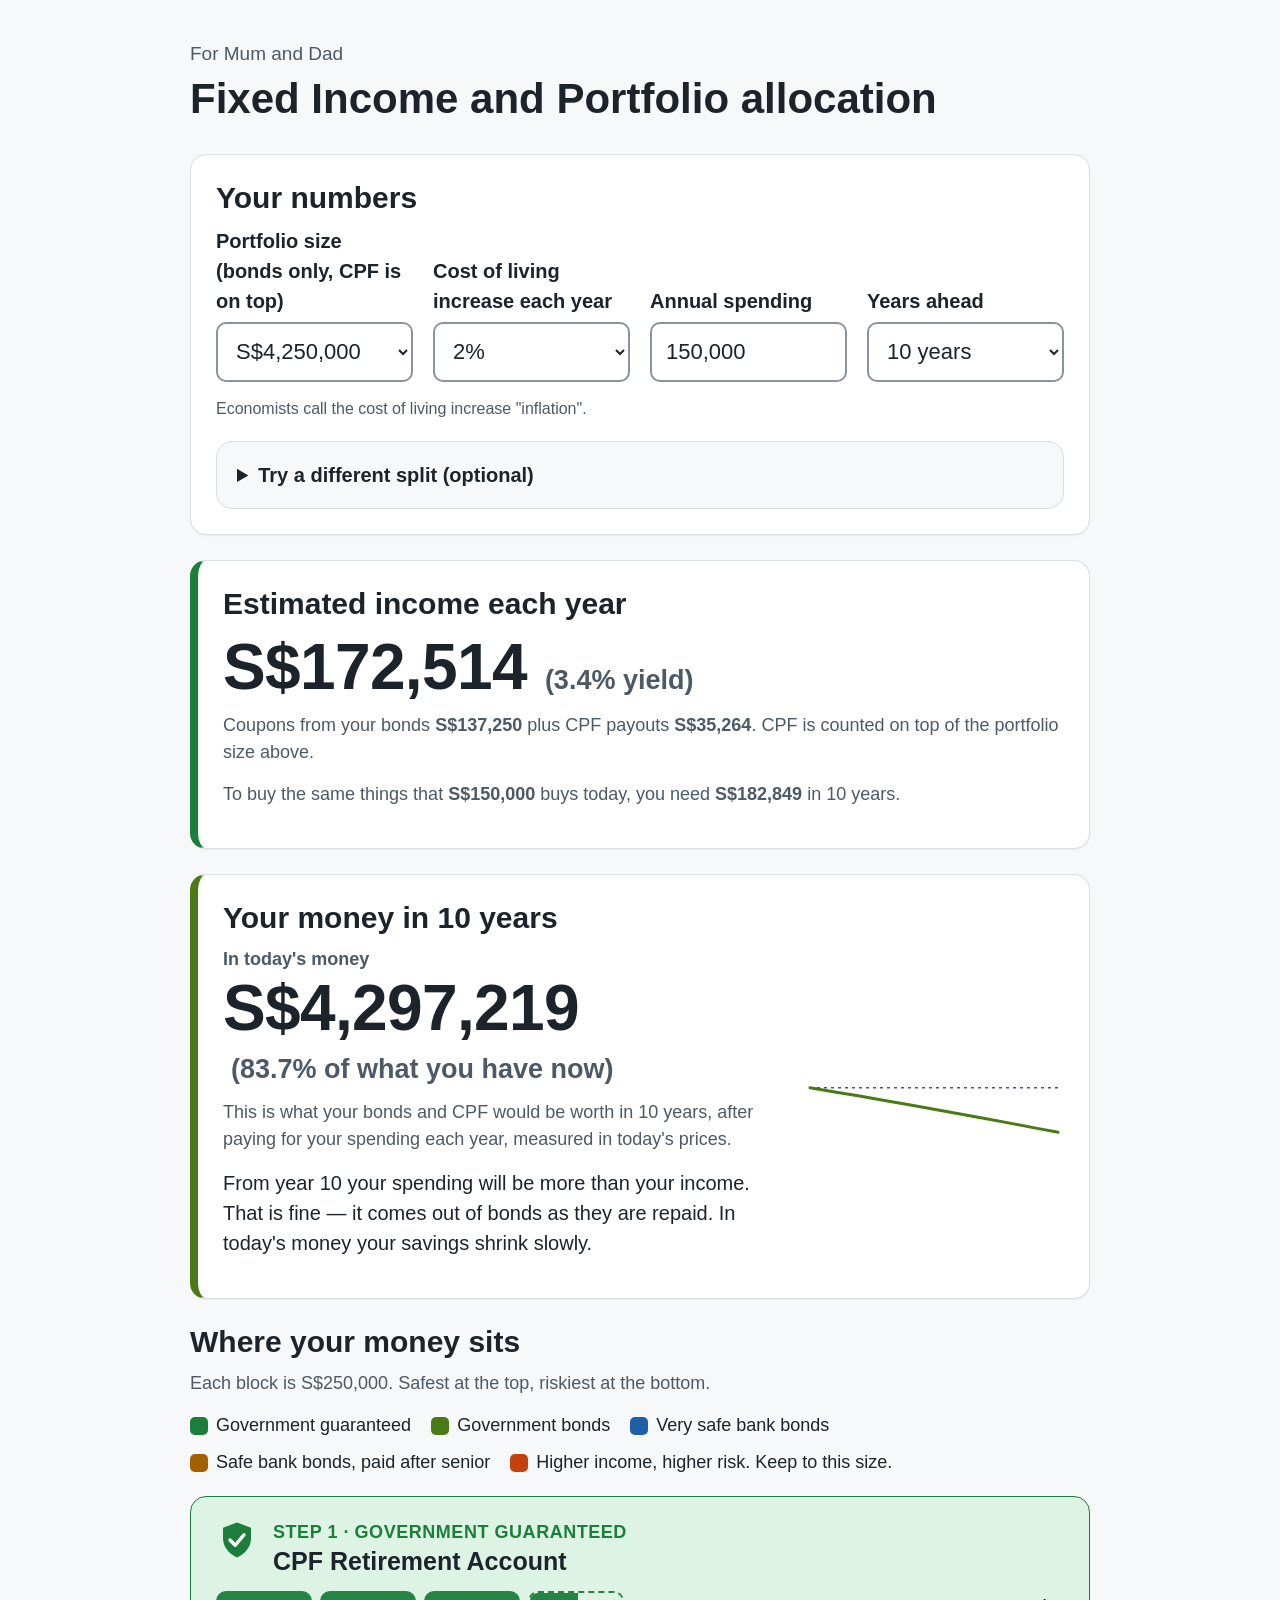
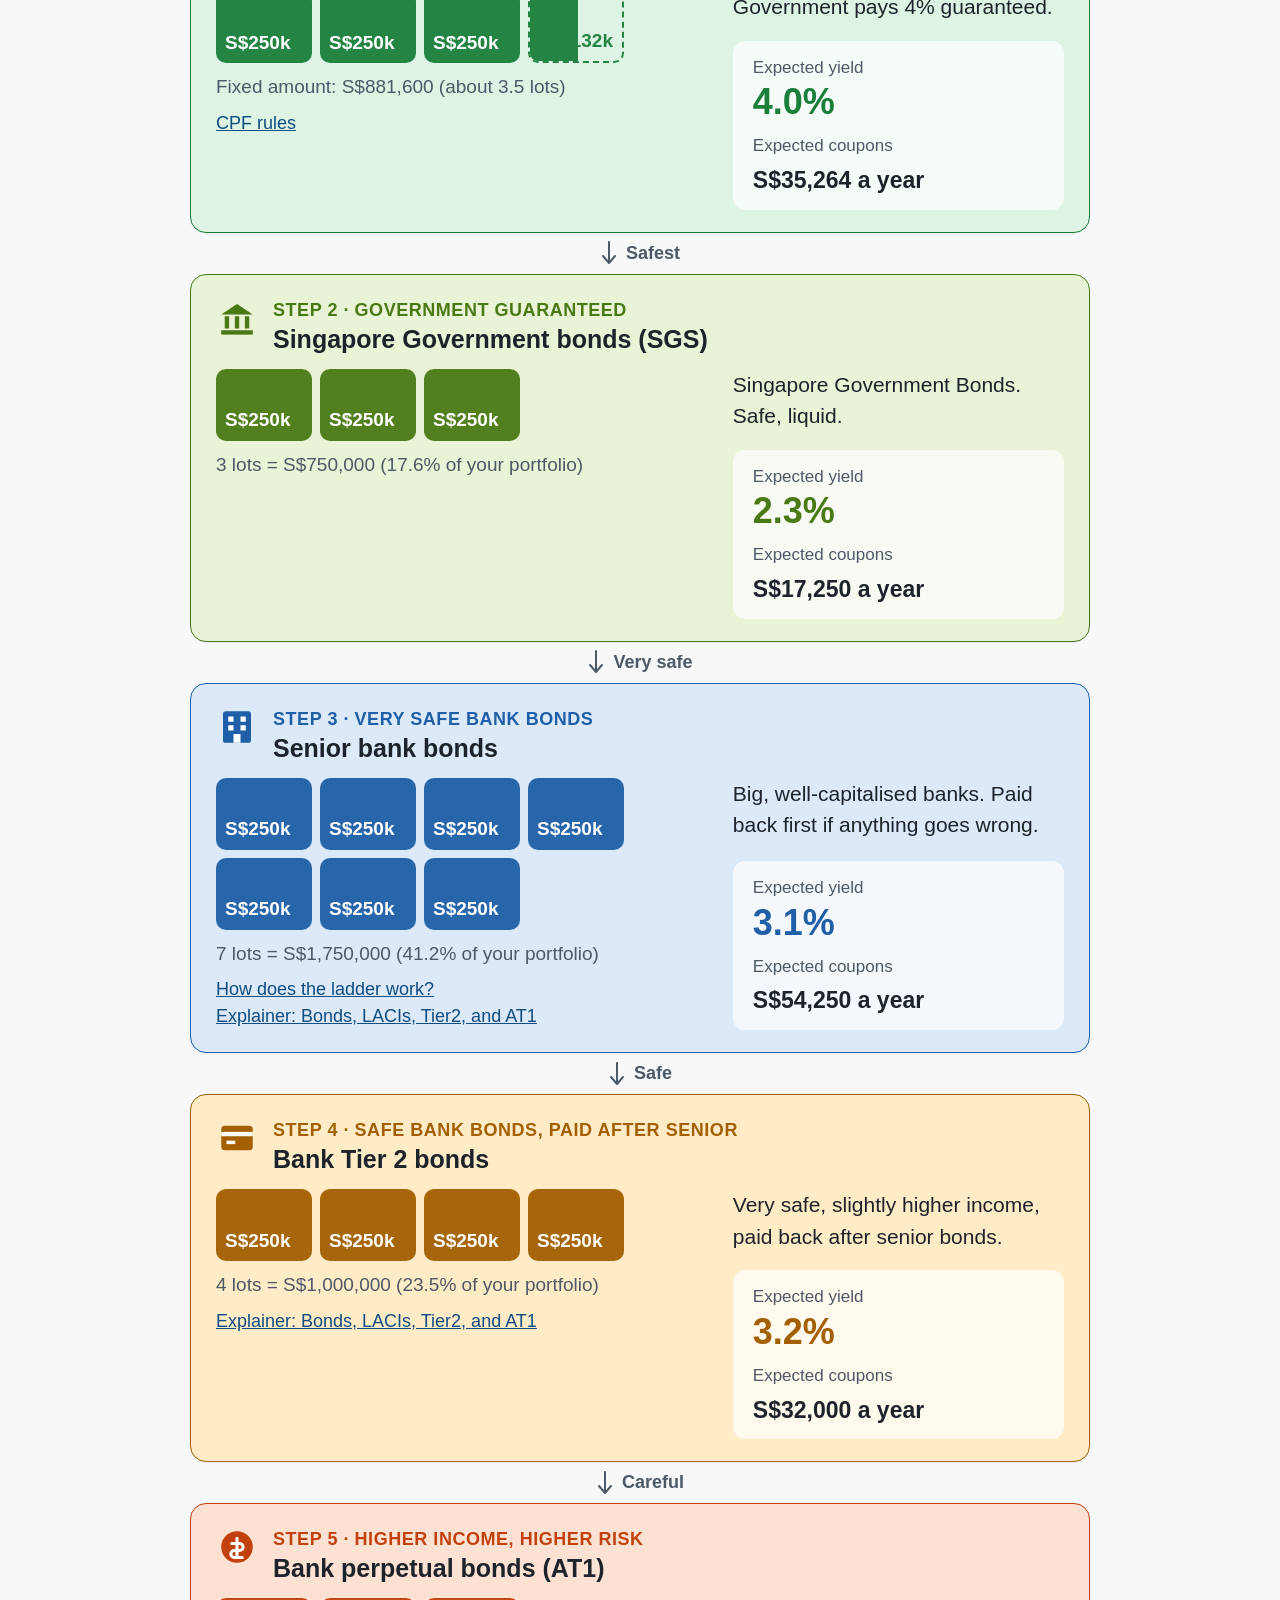
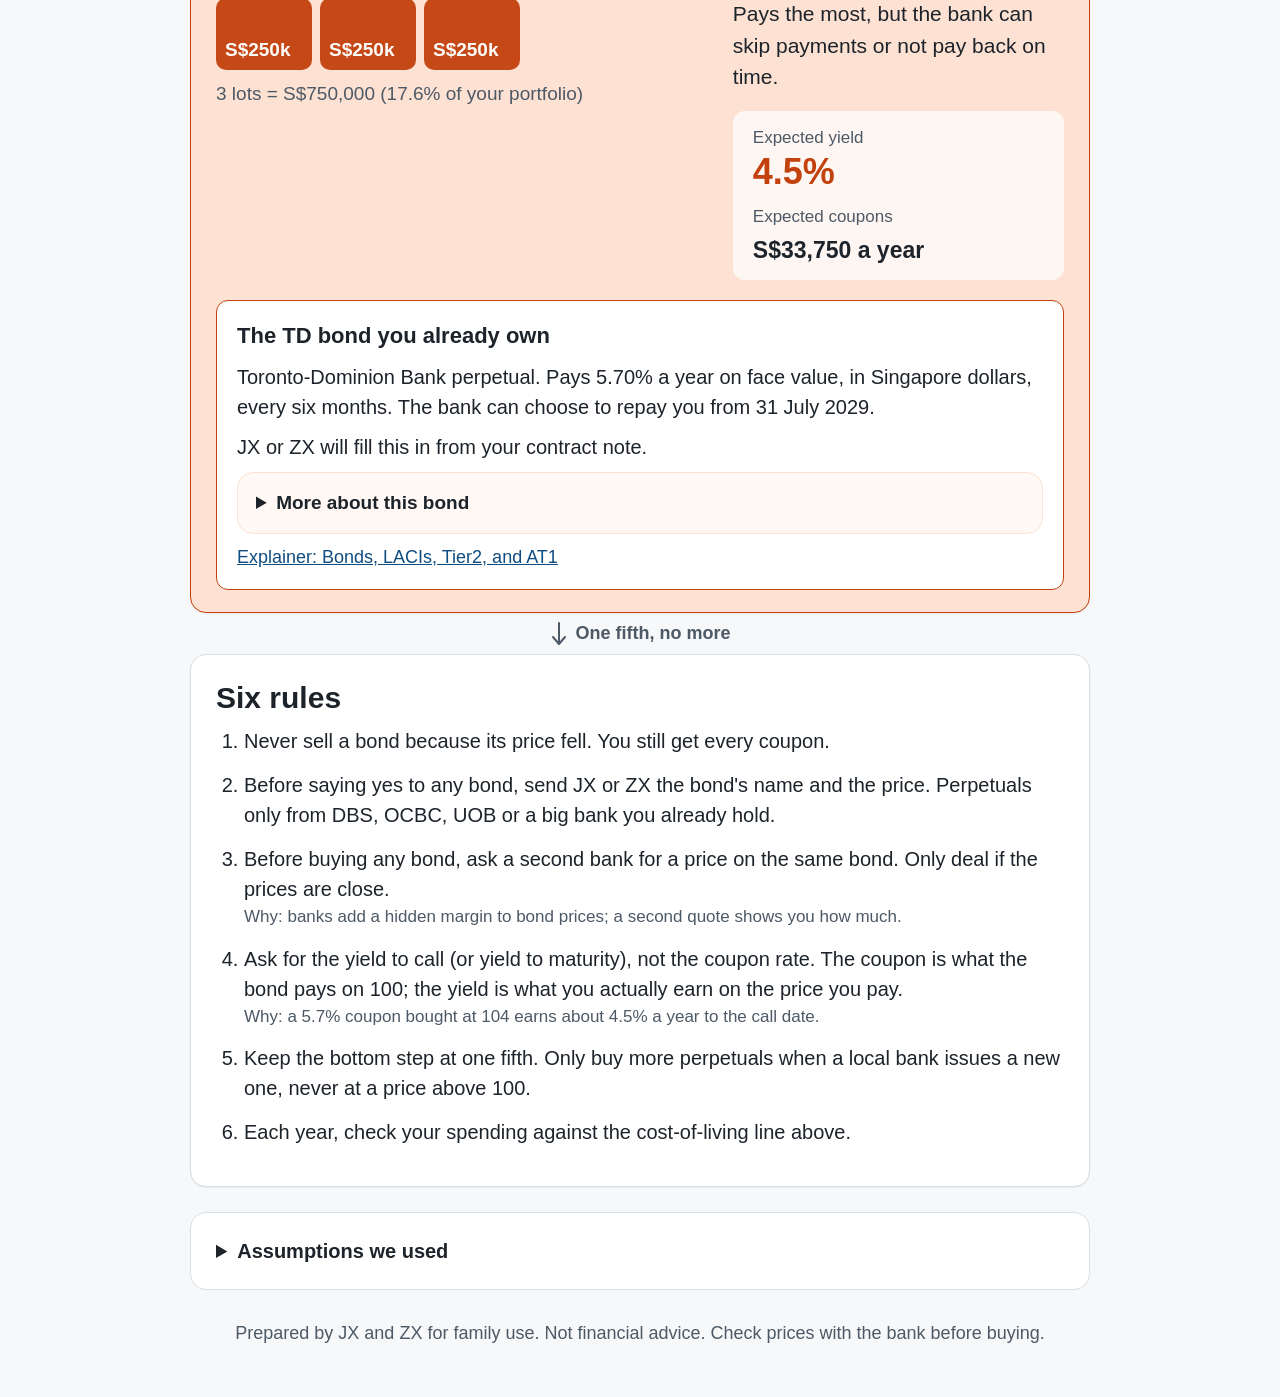
<file: index.html>
<!DOCTYPE html>
<html lang="en">
<head>
  <meta charset="utf-8">
  <meta name="viewport" content="width=device-width, initial-scale=1">
  <title>Fixed Income and Portfolio allocation</title>
  <link rel="stylesheet" href="style.css">
</head>
<body>
  <div class="wrap">
    <header class="site-header">
      <div class="kicker">For Mum and Dad</div>
      <h1>Fixed Income and Portfolio allocation</h1>
    </header>

    <section class="card" aria-labelledby="inputs-title">
      <h2 id="inputs-title">Your numbers</h2>
      <div class="inputs">
        <div class="field">
          <label for="portfolio">Portfolio size (bonds only, CPF is on top)</label>
          <select id="portfolio">
            <option value="1000000">S$1,000,000</option>
            <option value="1250000">S$1,250,000</option>
            <option value="1500000">S$1,500,000</option>
            <option value="1750000">S$1,750,000</option>
            <option value="2000000">S$2,000,000</option>
            <option value="2250000">S$2,250,000</option>
            <option value="2500000">S$2,500,000</option>
            <option value="2750000">S$2,750,000</option>
            <option value="3000000">S$3,000,000</option>
            <option value="3250000">S$3,250,000</option>
            <option value="3500000">S$3,500,000</option>
            <option value="3750000">S$3,750,000</option>
            <option value="4000000">S$4,000,000</option>
            <option value="4250000" selected>S$4,250,000</option>
            <option value="4500000">S$4,500,000</option>
            <option value="4750000">S$4,750,000</option>
            <option value="5000000">S$5,000,000</option>
            <option value="5250000">S$5,250,000</option>
            <option value="5500000">S$5,500,000</option>
            <option value="5750000">S$5,750,000</option>
            <option value="6000000">S$6,000,000</option>
            <option value="6250000">S$6,250,000</option>
            <option value="6500000">S$6,500,000</option>
            <option value="6750000">S$6,750,000</option>
            <option value="7000000">S$7,000,000</option>
            <option value="7250000">S$7,250,000</option>
            <option value="7500000">S$7,500,000</option>
            <option value="7750000">S$7,750,000</option>
            <option value="8000000">S$8,000,000</option>
            <option value="8250000">S$8,250,000</option>
            <option value="8500000">S$8,500,000</option>
            <option value="8750000">S$8,750,000</option>
            <option value="9000000">S$9,000,000</option>
            <option value="9250000">S$9,250,000</option>
            <option value="9500000">S$9,500,000</option>
            <option value="9750000">S$9,750,000</option>
            <option value="10000000">S$10,000,000</option>
          </select>
        </div>
        <div class="field">
          <label for="col">Cost of living increase each year</label>
          <select id="col">
            <option value="0.01">1%</option>
            <option value="0.02" selected>2%</option>
            <option value="0.03">3%</option>
            <option value="0.04">4%</option>
          </select>
        </div>
        <div class="field">
          <label for="spending">Annual spending</label>
          <input id="spending" type="text" inputmode="numeric" autocomplete="off" value="150,000" data-value="150000">
        </div>
        <div class="field">
          <label for="years">Years ahead</label>
          <select id="years">
            <option value="10" selected>10 years</option>
            <option value="15">15 years</option>
            <option value="20">20 years</option>
            <option value="25">25 years</option>
          </select>
        </div>
      </div>
      <p class="tiny" style="margin:0.75rem 0 0">Economists call the cost of living increase "inflation".</p>
      <details class="advanced" id="advanced">
        <summary>Try a different split (optional)</summary>
        <p class="small">Move the sliders to see how a different split changes your income. Step 2, the safest, takes whatever is left. Step 1 (CPF) is fixed.</p>
        <div class="sliders">
          <div class="slider balance">
            <span>Step 2 · Singapore Government bonds (safest, takes the rest)</span> <output id="share-2-out">12%</output>
          </div>
          <div class="slider">
            <label for="share-3">Step 3 · Senior bank bonds <output id="share-3-out" for="share-3">43%</output></label>
            <input type="range" id="share-3" min="0" max="80" step="1" value="43">
          </div>
          <div class="slider">
            <label for="share-4">Step 4 · Bank Tier 2 bonds <output id="share-4-out" for="share-4">25%</output></label>
            <input type="range" id="share-4" min="0" max="60" step="1" value="25">
          </div>
          <div class="slider">
            <label for="share-5">Step 5 · Bank perpetual bonds <output id="share-5-out" for="share-5">20%</output></label>
            <input type="range" id="share-5" min="0" max="50" step="1" value="20">
          </div>
        </div>
        <p class="small warn" id="share-warning" hidden>The plan keeps Step 5 at one fifth or less.</p>
        <button type="button" class="btn" id="reset-shares">Back to the plan</button>
      </details>
    </section>

    <section class="card result-card" aria-labelledby="income-title">
      <h2 id="income-title">Estimated income each year</h2>
      <div class="headline-row">
        <span class="big-number" id="income">S$172,514</span>
        <span class="beside" id="yield">(3.4% yield)</span>
      </div>
      <p class="small">Coupons from your bonds <strong id="income-bonds">S$137,250</strong> plus CPF payouts <strong id="income-cpf">S$35,264</strong>. CPF is counted on top of the portfolio size above.</p>
      <p class="small">To buy the same things that <strong id="spend-now">S$150,000</strong> buys today, you need <strong id="future-spend">S$182,849</strong> in <span class="years-word">10</span> years.</p>
    </section>

    <section class="card result-card ten-year" id="ten-year-card" aria-labelledby="ten-title">
      <h2 id="ten-title">Your money in <span class="years-word">10</span> years</h2>
      <div class="ten-year-grid">
        <div>
          <p class="small" style="margin:0;font-weight:600">In today's money</p>
          <div class="headline-row">
            <span class="big-number" id="real">S$4,297,219</span>
            <span class="beside" id="real-share">(83.7% of what you have now)</span>
          </div>
          <p class="small">This is what your bonds and CPF would be worth in <span class="years-word">10</span> years, after paying for your spending each year, measured in today's prices.</p>
          <p id="verdict">From year 10 your spending will be more than your income. That is fine — it comes out of bonds as they are repaid. In today's money your savings shrink slowly.</p>
        </div>
        <svg class="sparkline" id="sparkline" viewBox="0 0 260 70" role="img" aria-label="Your money in today's dollars over the coming years"></svg>
      </div>
    </section>

    <section aria-labelledby="waterfall-title">
      <h2 id="waterfall-title">Where your money sits</h2>
      <p class="small">Each block is S$250,000. Safest at the top, riskiest at the bottom.</p>
      <ul class="legend" aria-label="Colour legend">
        <li><span class="swatch" style="background:var(--t1)"></span>Government guaranteed</li>
        <li><span class="swatch" style="background:var(--t2)"></span>Government bonds</li>
        <li><span class="swatch" style="background:var(--t3)"></span>Very safe bank bonds</li>
        <li><span class="swatch" style="background:var(--t4)"></span>Safe bank bonds, paid after senior</li>
        <li><span class="swatch" style="background:var(--t5)"></span>Higher income, higher risk. Keep to this size.</li>
      </ul>

      <section class="tier tier-1" id="tier-1" aria-labelledby="tier-1-title">
        <div class="tier-head">
          <span class="tier-icon"><svg viewBox="0 0 48 48" aria-hidden="true"><path d="M24 4l16 6v12c0 10-7 18-16 22C15 40 8 32 8 22V10z" fill="currentColor"/><path d="M16 24l6 6 10-12" stroke="#fff" stroke-width="4" fill="none" stroke-linecap="round" stroke-linejoin="round"/></svg></span>
          <div>
            <div class="risk">Step 1 · Government guaranteed</div>
            <h3 id="tier-1-title">CPF Retirement Account</h3>
          </div>
        </div>
        <div class="tier-body">
          <div>
            <div class="blocks"><div class="block"><span>S$250k</span></div><div class="block"><span>S$250k</span></div><div class="block"><span>S$250k</span></div><div class="block partial"><div class="fill" style="width:52.6%"></div><span>S$132k</span></div></div>
            <p class="lot-line">Fixed amount: S$881,600 (about 3.5 lots)</p>
            <p class="small explain-link"><a href="cpf.html">CPF rules</a></p>
          </div>
          <div class="tier-right">
          <p class="tier-desc">Government pays 4% guaranteed.</p>
          <div class="tier-summary">
            <div class="stat"><div class="label">Expected yield</div><div class="yield">4.0%</div></div>
            <div class="stat"><div class="label">Expected coupons</div><div class="coupons">S$35,264 a year</div></div>
          </div>
          </div>
        </div>
      </section>

      <div class="arrow" aria-hidden="true">
        <svg viewBox="0 0 18 26"><path d="M9 2v20M3 16l6 7 6-7" stroke="currentColor" stroke-width="2" fill="none" stroke-linecap="round" stroke-linejoin="round"/></svg>
        <span>Safest</span>
      </div>

      <section class="tier tier-2" id="tier-2" aria-labelledby="tier-2-title">
        <div class="tier-head">
          <span class="tier-icon"><svg viewBox="0 0 48 48" aria-hidden="true"><path d="M6 20L24 8l18 12H6z" fill="currentColor"/><rect x="10" y="22" width="5" height="14" fill="currentColor"/><rect x="21.5" y="22" width="5" height="14" fill="currentColor"/><rect x="33" y="22" width="5" height="14" fill="currentColor"/><rect x="6" y="38" width="36" height="5" fill="currentColor"/></svg></span>
          <div>
            <div class="risk">Step 2 · Government guaranteed</div>
            <h3 id="tier-2-title">Singapore Government bonds (SGS)</h3>
          </div>
        </div>
        <div class="tier-body">
          <div>
            <div class="blocks"><div class="block"><span>S$250k</span></div><div class="block"><span>S$250k</span></div><div class="block"><span>S$250k</span></div></div>
            <p class="lot-line">3 lots = S$750,000 (17.6% of your portfolio)</p>
          </div>
          <div class="tier-right">
          <p class="tier-desc">Singapore Government Bonds. Safe, liquid.</p>
          <div class="tier-summary">
            <div class="stat"><div class="label">Expected yield</div><div class="yield">2.3%</div></div>
            <div class="stat"><div class="label">Expected coupons</div><div class="coupons">S$17,250 a year</div></div>
          </div>
          </div>
        </div>
      </section>

      <div class="arrow" aria-hidden="true">
        <svg viewBox="0 0 18 26"><path d="M9 2v20M3 16l6 7 6-7" stroke="currentColor" stroke-width="2" fill="none" stroke-linecap="round" stroke-linejoin="round"/></svg>
        <span>Very safe</span>
      </div>

      <section class="tier tier-3" id="tier-3" aria-labelledby="tier-3-title">
        <div class="tier-head">
          <span class="tier-icon"><svg viewBox="0 0 48 48" aria-hidden="true"><rect x="8" y="6" width="32" height="36" rx="3" fill="currentColor"/><rect x="14" y="12" width="6" height="6" fill="#fff"/><rect x="28" y="12" width="6" height="6" fill="#fff"/><rect x="14" y="22" width="6" height="6" fill="#fff"/><rect x="28" y="22" width="6" height="6" fill="#fff"/><rect x="20" y="32" width="8" height="10" fill="#fff"/></svg></span>
          <div>
            <div class="risk">Step 3 · Very safe bank bonds</div>
            <h3 id="tier-3-title">Senior bank bonds</h3>
          </div>
        </div>
        <div class="tier-body">
          <div>
            <div class="blocks"><div class="block"><span>S$250k</span></div><div class="block"><span>S$250k</span></div><div class="block"><span>S$250k</span></div><div class="block"><span>S$250k</span></div><div class="block"><span>S$250k</span></div><div class="block"><span>S$250k</span></div><div class="block"><span>S$250k</span></div></div>
            <p class="lot-line">7 lots = S$1,750,000 (41.2% of your portfolio)</p>
            <p class="small explain-link"><a href="ladder.html">How does the ladder work?</a><br><a href="banks.html">Explainer: Bonds, LACIs, Tier2, and AT1</a></p>
          </div>
          <div class="tier-right">
          <p class="tier-desc">Big, well-capitalised banks. Paid back first if anything goes wrong.</p>
          <div class="tier-summary">
            <div class="stat"><div class="label">Expected yield</div><div class="yield">3.1%</div></div>
            <div class="stat"><div class="label">Expected coupons</div><div class="coupons">S$54,250 a year</div></div>
          </div>
          </div>
        </div>
      </section>

      <div class="arrow" aria-hidden="true">
        <svg viewBox="0 0 18 26"><path d="M9 2v20M3 16l6 7 6-7" stroke="currentColor" stroke-width="2" fill="none" stroke-linecap="round" stroke-linejoin="round"/></svg>
        <span>Safe</span>
      </div>

      <section class="tier tier-4" id="tier-4" aria-labelledby="tier-4-title">
        <div class="tier-head">
          <span class="tier-icon"><svg viewBox="0 0 48 48" aria-hidden="true"><rect x="6" y="10" width="36" height="28" rx="4" fill="currentColor"/><rect x="6" y="17" width="36" height="5" fill="#fff"/><rect x="12" y="27" width="10" height="4" fill="#fff"/></svg></span>
          <div>
            <div class="risk">Step 4 · Safe bank bonds, paid after senior</div>
            <h3 id="tier-4-title">Bank Tier 2 bonds</h3>
          </div>
        </div>
        <div class="tier-body">
          <div>
            <div class="blocks"><div class="block"><span>S$250k</span></div><div class="block"><span>S$250k</span></div><div class="block"><span>S$250k</span></div><div class="block"><span>S$250k</span></div></div>
            <p class="lot-line">4 lots = S$1,000,000 (23.5% of your portfolio)</p>
            <p class="small explain-link"><a href="banks.html">Explainer: Bonds, LACIs, Tier2, and AT1</a></p>
          </div>
          <div class="tier-right">
          <p class="tier-desc">Very safe, slightly higher income, paid back after senior bonds.</p>
          <div class="tier-summary">
            <div class="stat"><div class="label">Expected yield</div><div class="yield">3.2%</div></div>
            <div class="stat"><div class="label">Expected coupons</div><div class="coupons">S$32,000 a year</div></div>
          </div>
          </div>
        </div>
      </section>

      <div class="arrow" aria-hidden="true">
        <svg viewBox="0 0 18 26"><path d="M9 2v20M3 16l6 7 6-7" stroke="currentColor" stroke-width="2" fill="none" stroke-linecap="round" stroke-linejoin="round"/></svg>
        <span>Careful</span>
      </div>

      <section class="tier tier-5" id="tier-5" aria-labelledby="tier-5-title">
        <div class="tier-head">
          <span class="tier-icon"><svg viewBox="0 0 48 48" aria-hidden="true"><circle cx="24" cy="24" r="18" fill="currentColor"/><path d="M24 14v20M18 20h9a4 4 0 010 8h-6a4 4 0 000 8h9" stroke="#fff" stroke-width="3.5" fill="none" stroke-linecap="round"/></svg></span>
          <div>
            <div class="risk">Step 5 · Higher income, higher risk</div>
            <h3 id="tier-5-title">Bank perpetual bonds (AT1)</h3>
          </div>
        </div>
        <div class="tier-body">
          <div>
            <div class="blocks"><div class="block"><span>S$250k</span></div><div class="block"><span>S$250k</span></div><div class="block"><span>S$250k</span></div></div>
            <p class="lot-line">3 lots = S$750,000 (17.6% of your portfolio)</p>
          </div>
          <div class="tier-right">
          <p class="tier-desc">Pays the most, but the bank can skip payments or not pay back on time.</p>
          <div class="tier-summary">
            <div class="stat"><div class="label">Expected yield</div><div class="yield">4.5%</div></div>
            <div class="stat"><div class="label">Expected coupons</div><div class="coupons">S$33,750 a year</div></div>
          </div>
          </div>
        </div>
        <div class="inset">
          <h4>The TD bond you already own</h4>
          <p>Toronto-Dominion Bank perpetual. Pays 5.70% a year on face value, in Singapore dollars, every six months. The bank can choose to repay you from 31 July 2029.</p>
          <p id="td-yield-line">JX or ZX will fill this in from your contract note.</p>
          <details>
            <summary>More about this bond</summary>
            <ul>
              <li>Toronto-Dominion Bank. Pays 5.70% a year on face value, in Singapore dollars, every six months.</li>
              <li>The bank can choose to repay you on 31 July 2029. If it does not, the rate resets to a Singapore interest rate plus 2.65%, and it can repay you at later dates.</li>
              <li>TD can skip a payment, but if it does, it cannot pay its own shareholders until it pays you again.</li>
              <li>If TD were ever failing, this bond turns into TD shares rather than disappearing.</li>
              <li>TD's capital cushion was 14.3% at April 2026, well above what regulators require.</li>
            </ul>
            <p class="tiny">Source: TD pricing supplement dated 8 July 2024 (Series 2023-9) and TD's programme prospectus, July 2026.</p>
          </details>
          <p class="small" style="margin:0.5rem 0 0"><a href="banks.html">Explainer: Bonds, LACIs, Tier2, and AT1</a></p>
        </div>
      </section>

      <div class="arrow" aria-hidden="true">
        <svg viewBox="0 0 18 26"><path d="M9 2v20M3 16l6 7 6-7" stroke="currentColor" stroke-width="2" fill="none" stroke-linecap="round" stroke-linejoin="round"/></svg>
        <span>One fifth, no more</span>
      </div>
    </section>

    <section class="card rules" aria-labelledby="rules-title">
      <h2 id="rules-title">Six rules</h2>
      <ol>
        <li>Never sell a bond because its price fell. You still get every coupon.</li>
        <li>Before saying yes to any bond, send JX or ZX the bond's name and the price. Perpetuals only from DBS, OCBC, UOB or a big bank you already hold.</li>
        <li>Before buying any bond, ask a second bank for a price on the same bond. Only deal if the prices are close.
          <span class="why">Why: banks add a hidden margin to bond prices; a second quote shows you how much.</span></li>
        <li>Ask for the yield to call (or yield to maturity), not the coupon rate. The coupon is what the bond pays on 100; the yield is what you actually earn on the price you pay.
          <span class="why">Why: a 5.7% coupon bought at 104 earns about 4.5% a year to the call date.</span></li>
        <li>Keep the bottom step at one fifth. Only buy more perpetuals when a local bank issues a new one, never at a price above 100.</li>
        <li>Each year, check your spending against the cost-of-living line above.</li>
      </ol>
    </section>

    <details id="assumptions">
      <summary>Assumptions we used</summary>
      <p class="small">Yields are September 2026 working estimates until the bank quotes real prices. Update them in <code>app.js</code>.</p>
      <ul id="assumption-yields">
        <li>Step 1: 4.0% — CPF Retirement Account interest, guaranteed by the Government</li>
        <li>Step 2: 2.3% — SGS 2 to 7 year yields, about 2.0 to 2.5%</li>
        <li>Step 3: 3.1% — 5-year SGD swap + ~1.0%</li>
        <li>Step 4: 3.2% — 5-year SGD swap + ~1.1%</li>
        <li>Step 5: 4.5% — 5-year SGD swap + ~2.4%; existing TD bond pays 5.70%</li>
      </ul>
      <p class="small">CPF is fixed at S$881,600: two people at the 2026 Enhanced Retirement Sum of S$440,800 each. This assumes you top the Retirement Account back up to the Enhanced Retirement Sum each January, so the balance stays whole while payouts are made. Each step's share of the portfolio is rounded to whole S$250,000 lots; any remainder goes to Step 2, the safest.</p>
      <p class="small"><strong>The ten-year projection is simplified:</strong></p>
      <ul>
        <li>Yields stay at today's levels for all ten years.</li>
        <li>Coupons you do not spend are reinvested at the same yield.</li>
        <li>CPF is treated as part of the pool earning its 4%.</li>
        <li>No tax: Singapore does not tax individuals on bond interest or CPF.</li>
        <li>No other income (rent, dividends, pensions) is counted.</li>
      </ul>
    </details>

    <p class="disclaimer">Prepared by JX and ZX for family use. Not financial advice. Check prices with the bank before buying.</p>
  </div>
  <script src="app.js"></script>
</body>
</html>
</file>
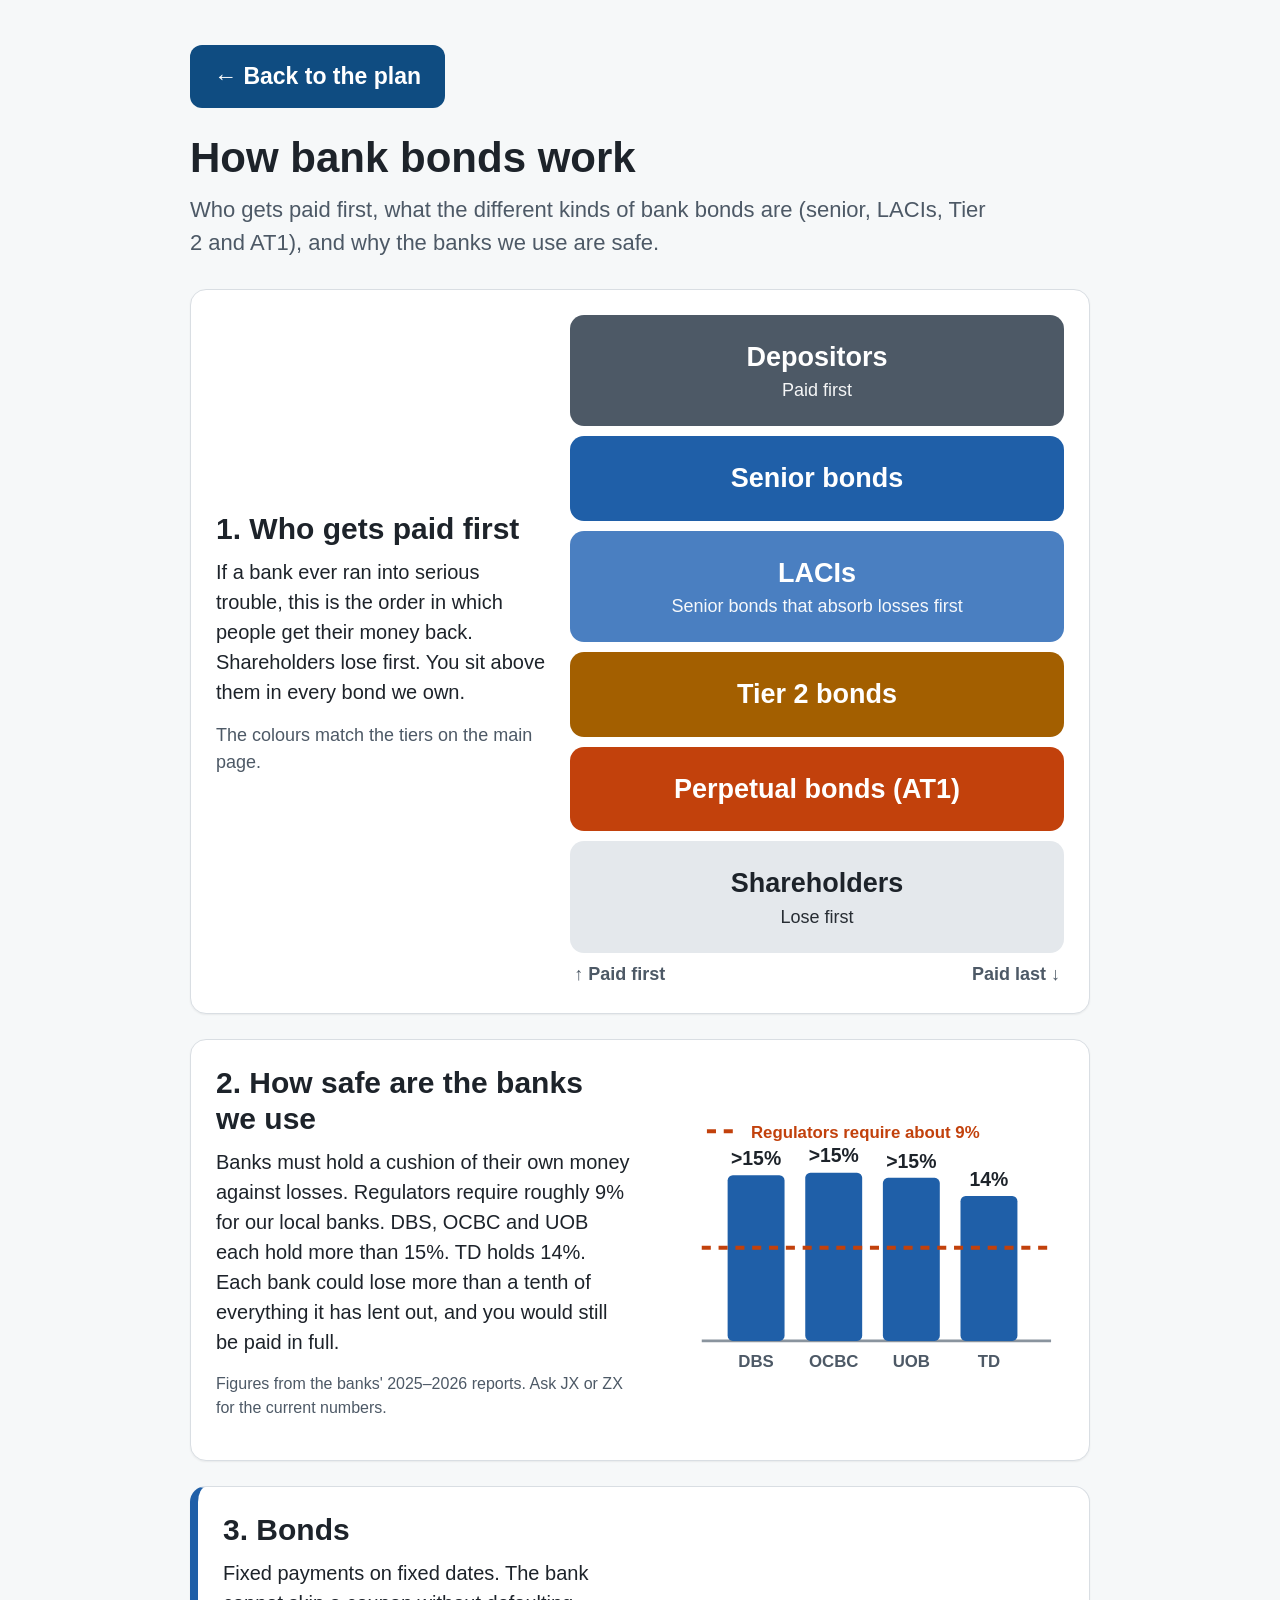
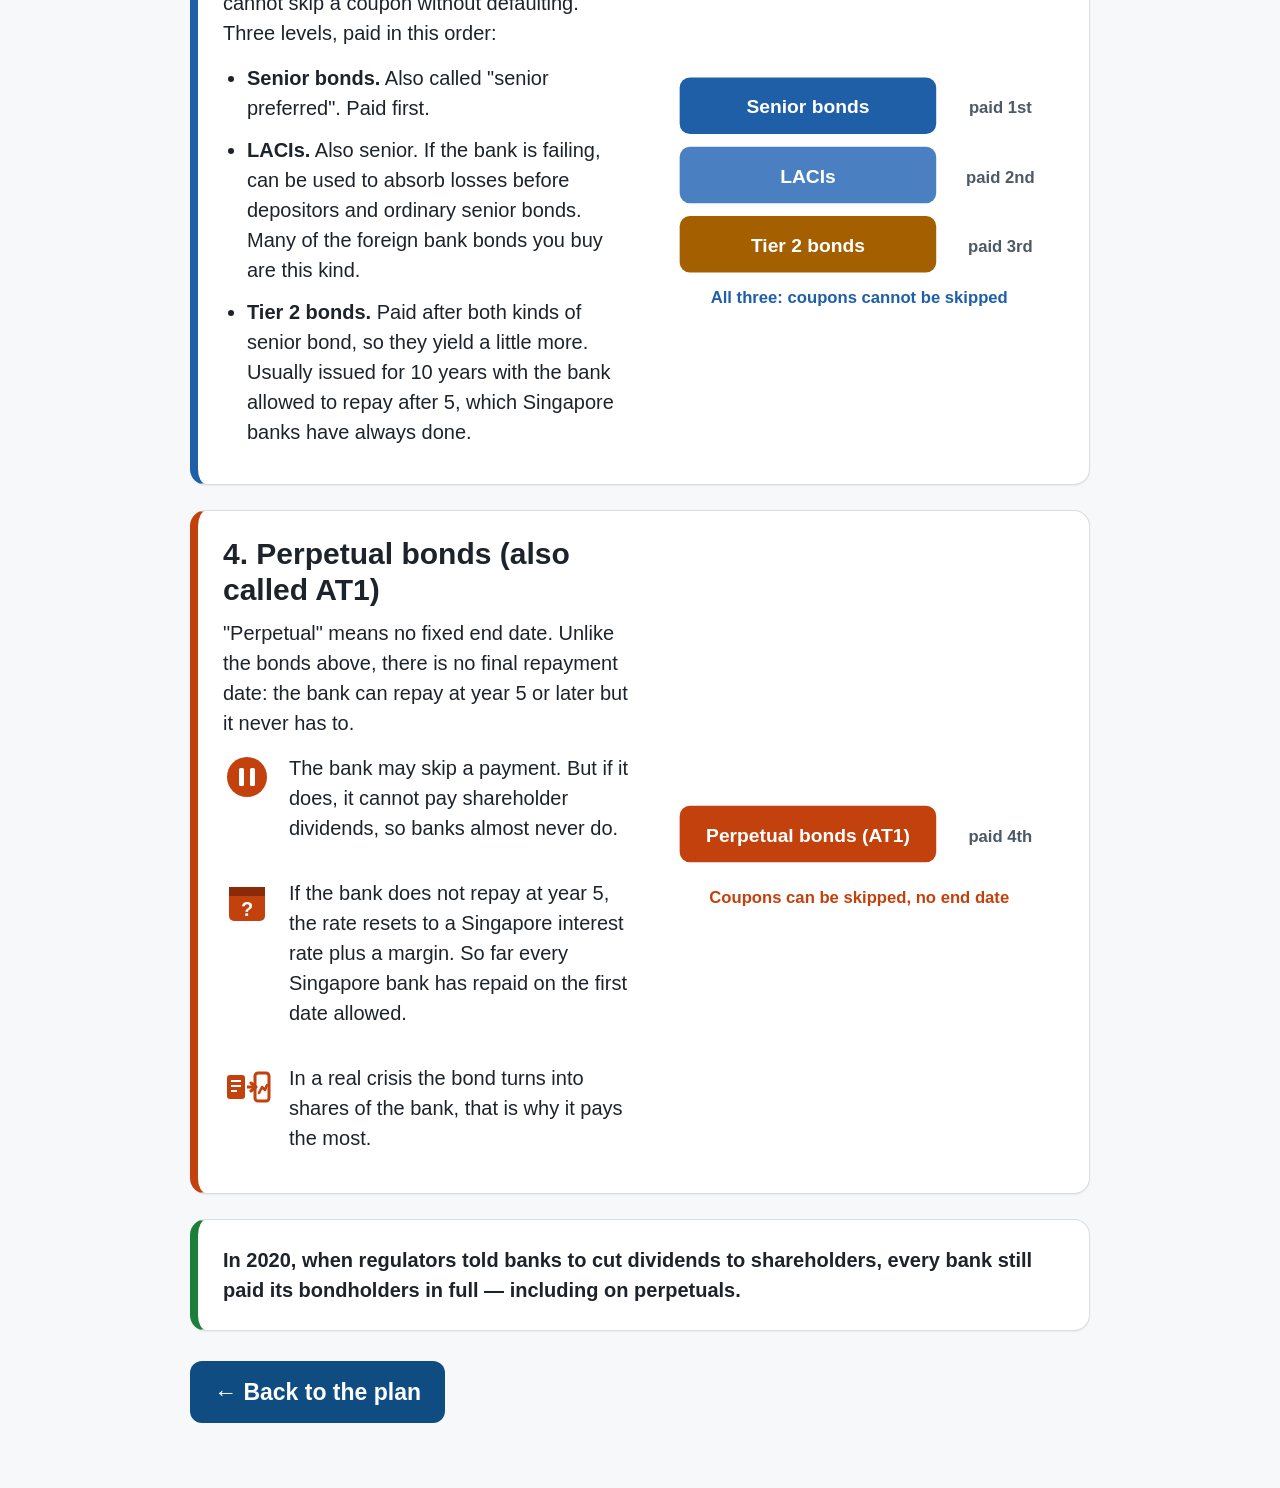
<file: banks.html>
<!DOCTYPE html>
<html lang="en">
<head>
  <meta charset="utf-8">
  <meta name="viewport" content="width=device-width, initial-scale=1">
  <title>How bank bonds work — Our Bond Plan</title>
  <link rel="stylesheet" href="style.css">
</head>
<body>
  <div class="wrap">
    <a class="back" href="index.html">&larr; Back to the plan</a>
    <header class="site-header">
      <h1>How bank bonds work</h1>
      <p class="lead">Who gets paid first, what the different kinds of bank bonds are (senior, LACIs, Tier 2 and AT1), and why the banks we use are safe.</p>
    </header>

    <section class="card" aria-labelledby="b1">
      <div class="order-grid">
        <div>
          <h2 id="b1">1. Who gets paid first</h2>
          <p>If a bank ever ran into serious trouble, this is the order in which people get their money back. Shareholders lose first. You sit above them in every bond we own.</p>
          <p class="small">The colours match the tiers on the main page.</p>
        </div>
        <div>
          <div class="stack" role="img" aria-label="Order of repayment from first to last: depositors, senior bonds, senior non-preferred bonds (LACIs), Tier 2 bonds, perpetual bonds (AT1), shareholders">
            <div class="row plain">Depositors <small>Paid first</small></div>
            <div class="row t3">Senior bonds</div>
            <div class="row t3b">LACIs <small>Senior bonds that absorb losses first</small></div>
            <div class="row t4">Tier 2 bonds</div>
            <div class="row t5">Perpetual bonds (AT1)</div>
            <div class="row share">Shareholders <small>Lose first</small></div>
          </div>
          <div class="stack-caption"><span>&uarr; Paid first</span><span>Paid last &darr;</span></div>
        </div>
      </div>
    </section>

    <section class="card" aria-labelledby="b2">
      <div class="section-grid">
        <div>
          <h2 id="b2">2. How safe are the banks we use</h2>
          <p>Banks must hold a cushion of their own money against losses. Regulators require roughly 9% for our local banks. DBS, OCBC and UOB each hold more than 15%. TD holds 14%. Each bank could lose more than a tenth of everything it has lent out, and you would still be paid in full.</p>
          <p class="tiny">Figures from the banks' 2025–2026 reports. Ask JX or ZX for the current numbers.</p>
        </div>
        <svg class="figure" viewBox="0 0 320 220" role="img" aria-label="Bar chart: regulators require about 9%; DBS, OCBC and UOB each hold over 15%; TD holds 14%">
          <line x1="40" y1="180" x2="310" y2="180" stroke="#8a949e" stroke-width="2"/>
          <g fill="#1f5fa8">
            <rect x="60" y="52" width="44" height="128" rx="4"/>
            <rect x="120" y="50" width="44" height="130" rx="4"/>
            <rect x="180" y="54" width="44" height="126" rx="4"/>
            <rect x="240" y="68" width="44" height="112" rx="4"/>
          </g>
          <g font-size="15" font-weight="700" fill="#1d232a" text-anchor="middle">
            <text x="82" y="44">&gt;15%</text>
            <text x="142" y="42">&gt;15%</text>
            <text x="202" y="46">&gt;15%</text>
            <text x="262" y="60">14%</text>
          </g>
          <g font-size="13" font-weight="600" fill="#4d5966" text-anchor="middle">
            <text x="82" y="200">DBS</text>
            <text x="142" y="200">OCBC</text>
            <text x="202" y="200">UOB</text>
            <text x="262" y="200">TD</text>
          </g>
          <line x1="40" y1="108" x2="310" y2="108" stroke="#c2410c" stroke-width="3" stroke-dasharray="7 6"/>
          <line x1="44" y1="18" x2="70" y2="18" stroke="#c2410c" stroke-width="3" stroke-dasharray="7 6"/><text x="78" y="23" font-size="13" font-weight="700" fill="#c2410c">Regulators require about 9%</text>
        </svg>
      </div>
    </section>

    <section class="card" aria-labelledby="b3" style="border-left: 8px solid var(--t3)">
      <div class="section-grid">
        <div>
          <h2 id="b3">3. Bonds</h2>
          <p>Fixed payments on fixed dates. The bank cannot skip a coupon without defaulting. Three levels, paid in this order:</p>
          <ul class="levels">
            <li><strong>Senior bonds.</strong> Also called "senior preferred". Paid first.</li>
            <li><strong>LACIs.</strong> Also senior. If the bank is failing, can be used to absorb losses before depositors and ordinary senior bonds. Many of the foreign bank bonds you buy are this kind.</li>
            <li><strong>Tier 2 bonds.</strong> Paid after both kinds of senior bond, so they yield a little more. Usually issued for 10 years with the bank allowed to repay after 5, which Singapore banks have always done.</li>
          </ul>
        </div>
        <svg class="figure" viewBox="0 0 320 200" role="img" aria-label="Senior bonds, LACIs and Tier 2 bonds, paid in that order; all have fixed coupons that cannot be skipped">
          <rect x="20" y="16" width="200" height="44" rx="8" fill="#1f5fa8"/>
          <text x="120" y="44" text-anchor="middle" font-size="15" font-weight="600" fill="#fff">Senior bonds</text>
          <rect x="20" y="70" width="200" height="44" rx="8" fill="#4a7fc1"/>
          <text x="120" y="98" text-anchor="middle" font-size="15" font-weight="600" fill="#fff">LACIs</text>
          <rect x="20" y="124" width="200" height="44" rx="8" fill="#a35f00"/>
          <text x="120" y="152" text-anchor="middle" font-size="15" font-weight="600" fill="#fff">Tier 2 bonds</text>
          <g font-size="13" font-weight="600" fill="#4d5966" text-anchor="middle">
            <text x="270" y="44">paid 1st</text>
            <text x="270" y="98">paid 2nd</text>
            <text x="270" y="152">paid 3rd</text>
          </g>
          <text x="160" y="192" text-anchor="middle" font-size="13" font-weight="600" fill="#1f5fa8">All three: coupons cannot be skipped</text>
        </svg>
      </div>
    </section>

    <section class="card" aria-labelledby="b5" style="border-left: 8px solid var(--t5)">
      <div class="section-grid">
        <div>
          <h2 id="b5">4. Perpetual bonds (also called AT1)</h2>
          <p>"Perpetual" means no fixed end date. Unlike the bonds above, there is no final repayment date: the bank can repay at year 5 or later but it never has to.</p>
          <ul class="points">
            <li>
              <svg viewBox="0 0 48 48" aria-hidden="true"><circle cx="24" cy="24" r="20" fill="currentColor"/><rect x="16" y="15" width="5" height="18" rx="1.5" fill="#fff"/><rect x="27" y="15" width="5" height="18" rx="1.5" fill="#fff"/></svg>
              <p>The bank may skip a payment. But if it does, it cannot pay shareholder dividends, so banks almost never do.</p>
            </li>
            <li>
              <svg viewBox="0 0 48 48" aria-hidden="true"><rect x="6" y="9" width="36" height="34" rx="5" fill="currentColor"/><rect x="6" y="9" width="36" height="9" fill="#8a2a08"/><text x="24" y="38" text-anchor="middle" font-size="20" font-weight="700" fill="#fff">?</text></svg>
              <p>If the bank does not repay at year 5, the rate resets to a Singapore interest rate plus a margin. So far every Singapore bank has repaid on the first date allowed.</p>
            </li>
            <li>
              <svg viewBox="0 0 48 48" aria-hidden="true"><rect x="4" y="12" width="18" height="24" rx="3" fill="currentColor"/><path d="M8 18h10M8 23h10M8 28h6" stroke="#fff" stroke-width="2"/><path d="M24 24h6" stroke="currentColor" stroke-width="3"/><path d="M28 20l5 4-5 4" stroke="currentColor" stroke-width="3" fill="none" stroke-linecap="round" stroke-linejoin="round"/><rect x="32" y="10" width="14" height="28" rx="3" fill="none" stroke="currentColor" stroke-width="3"/><path d="M36 30l3-6 3 3 2-5" stroke="currentColor" stroke-width="2.5" fill="none" stroke-linecap="round" stroke-linejoin="round"/></svg>
              <p>In a real crisis the bond turns into shares of the bank, that is why it pays the most.</p>
            </li>
          </ul>
        </div>
        <svg class="figure" viewBox="0 0 320 120" role="img" aria-label="Perpetual bonds (AT1) are paid after all other bonds; coupons can be skipped">
          <rect x="20" y="24" width="200" height="44" rx="8" fill="#c2410c"/>
          <text x="120" y="52" text-anchor="middle" font-size="15" font-weight="600" fill="#fff">Perpetual bonds (AT1)</text>
          <text x="270" y="52" text-anchor="middle" font-size="13" font-weight="600" fill="#4d5966">paid 4th</text>
          <text x="160" y="100" text-anchor="middle" font-size="13" font-weight="600" fill="#c2410c">Coupons can be skipped, no end date</text>
        </svg>
      </div>
    </section>

    <section class="card closing">
      <p style="margin:0"><strong>In 2020, when regulators told banks to cut dividends to shareholders, every bank still paid its bondholders in full — including on perpetuals.</strong></p>
    </section>

    <a class="back" href="index.html">&larr; Back to the plan</a>
  </div>
</body>
</html>
</file>
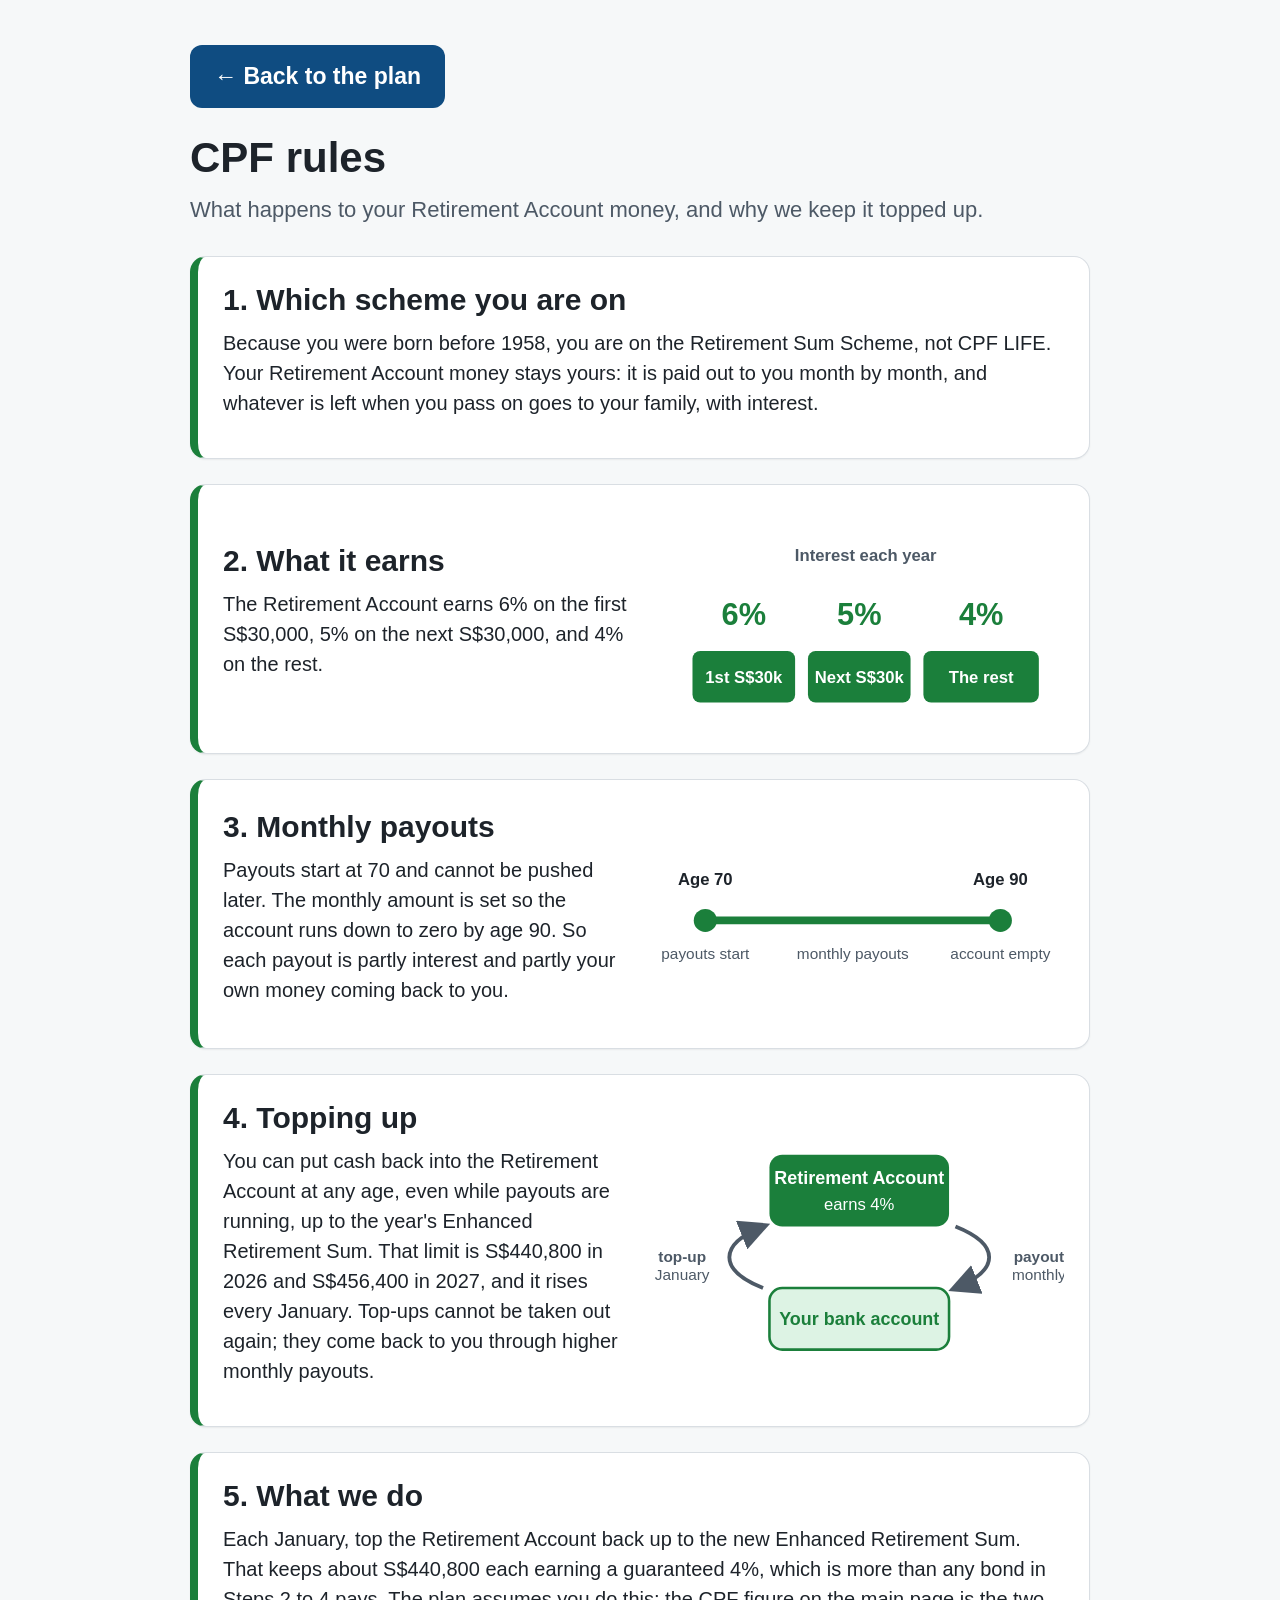
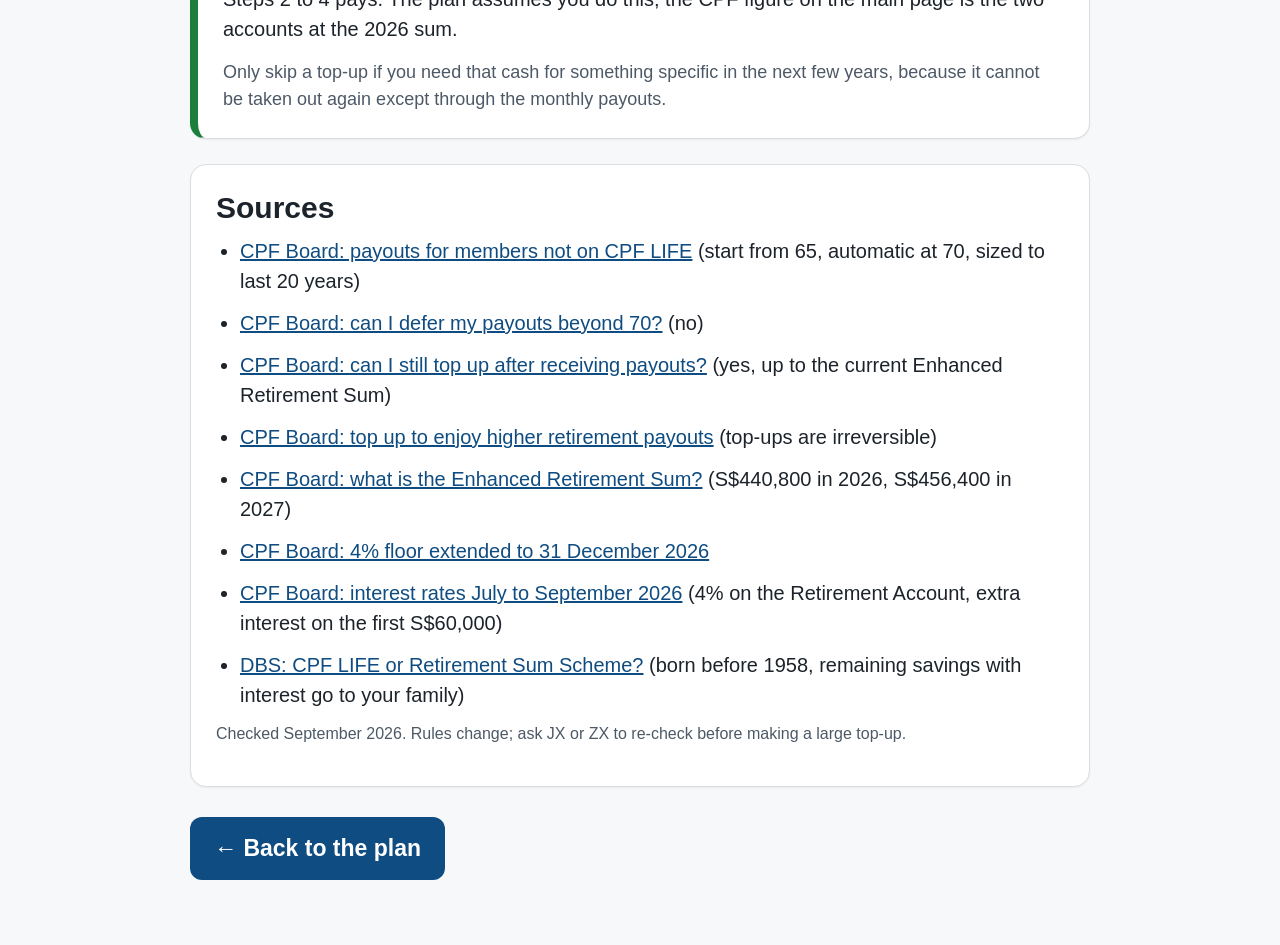
<file: cpf.html>
<!DOCTYPE html>
<html lang="en">
<head>
  <meta charset="utf-8">
  <meta name="viewport" content="width=device-width, initial-scale=1">
  <title>CPF rules — Fixed Income and Portfolio allocation</title>
  <link rel="stylesheet" href="style.css">
</head>
<body>
  <div class="wrap">
    <a class="back" href="index.html">&larr; Back to the plan</a>
    <header class="site-header">
      <h1>CPF rules</h1>
      <p class="lead">What happens to your Retirement Account money, and why we keep it topped up.</p>
    </header>

    <section class="card" aria-labelledby="c1" style="border-left: 8px solid var(--t1)">
      <h2 id="c1">1. Which scheme you are on</h2>
      <p>Because you were born before 1958, you are on the Retirement Sum Scheme, not CPF LIFE. Your Retirement Account money stays yours: it is paid out to you month by month, and whatever is left when you pass on goes to your family, with interest.</p>
    </section>

    <section class="card" aria-labelledby="c2" style="border-left: 8px solid var(--t1)">
      <div class="section-grid">
        <div>
          <h2 id="c2">2. What it earns</h2>
          <p>The Retirement Account earns 6% on the first S$30,000, 5% on the next S$30,000, and 4% on the rest.</p>
        </div>
        <svg class="figure" viewBox="0 0 320 170" role="img" aria-label="Retirement Account interest: 6% on the first S$30,000, 5% on the next S$30,000, 4% on the rest">
          <rect x="30" y="110" width="80" height="40" rx="6" fill="#1b7f3b"/>
          <rect x="120" y="110" width="80" height="40" rx="6" fill="#1b7f3b"/>
          <rect x="210" y="110" width="90" height="40" rx="6" fill="#1b7f3b"/>
          <g fill="#fff" font-size="13" font-weight="600" text-anchor="middle">
            <text x="70" y="135">1st S$30k</text>
            <text x="160" y="135">Next S$30k</text>
            <text x="255" y="135">The rest</text>
          </g>
          <g fill="#1b7f3b" font-size="24" font-weight="700" text-anchor="middle">
            <text x="70" y="90">6%</text>
            <text x="160" y="90">5%</text>
            <text x="255" y="90">4%</text>
          </g>
          <text x="165" y="40" text-anchor="middle" font-size="13" font-weight="600" fill="#4d5966">Interest each year</text>
        </svg>
      </div>
    </section>

    <section class="card" aria-labelledby="c3" style="border-left: 8px solid var(--t1)">
      <div class="section-grid">
        <div>
          <h2 id="c3">3. Monthly payouts</h2>
          <p>Payouts start at 70 and cannot be pushed later. The monthly amount is set so the account runs down to zero by age 90. So each payout is partly interest and partly your own money coming back to you.</p>
        </div>
        <svg class="figure" viewBox="0 0 320 170" role="img" aria-label="Timeline: payouts start at 70 and are sized to last to 90">
          <line x1="40" y1="90" x2="270" y2="90" stroke="#1b7f3b" stroke-width="6" stroke-linecap="round"/>
          <circle cx="40" cy="90" r="9" fill="#1b7f3b"/>
          <circle cx="270" cy="90" r="9" fill="#1b7f3b"/>
          <g font-size="13" font-weight="600" fill="#1d232a" text-anchor="middle">
            <text x="40" y="62">Age 70</text>
            <text x="270" y="62">Age 90</text>
          </g>
          <g font-size="12" fill="#4d5966" text-anchor="middle">
            <text x="40" y="120">payouts start</text>
            <text x="270" y="120">account empty</text>
            <text x="155" y="120">monthly payouts</text>
          </g>
        </svg>
      </div>
    </section>

    <section class="card" aria-labelledby="c4" style="border-left: 8px solid var(--t1)">
      <div class="section-grid">
        <div>
          <h2 id="c4">4. Topping up</h2>
          <p>You can put cash back into the Retirement Account at any age, even while payouts are running, up to the year's Enhanced Retirement Sum. That limit is S$440,800 in 2026 and S$456,400 in 2027, and it rises every January. Top-ups cannot be taken out again; they come back to you through higher monthly payouts.</p>
        </div>
        <svg class="figure" viewBox="0 0 320 190" role="img" aria-label="A cycle: payouts come out of the Retirement Account each month, and a top-up each January fills it back to the Enhanced Retirement Sum">
          <rect x="90" y="20" width="140" height="56" rx="10" fill="#1b7f3b"/>
          <text x="160" y="43" text-anchor="middle" font-size="14" font-weight="600" fill="#fff">Retirement Account</text>
          <text x="160" y="63" text-anchor="middle" font-size="13" fill="#fff">earns 4%</text>
          <rect x="90" y="124" width="140" height="48" rx="10" fill="#ddf3e4" stroke="#1b7f3b" stroke-width="2"/>
          <text x="160" y="153" text-anchor="middle" font-size="14" font-weight="600" fill="#1b7f3b">Your bank account</text>
          <path d="M235 76 C270 90 270 110 235 124" stroke="#4d5966" stroke-width="3" fill="none" marker-end="url(#ah)"/>
          <path d="M85 124 C50 110 50 90 85 76" stroke="#4d5966" stroke-width="3" fill="none" marker-end="url(#ah)"/>
          <defs><marker id="ah" markerWidth="8" markerHeight="8" refX="6" refY="4" orient="auto"><path d="M0 0L8 4L0 8z" fill="#4d5966"/></marker></defs>
          <text x="300" y="104" text-anchor="middle" font-size="12" font-weight="600" fill="#4d5966">payout</text>
          <text x="300" y="118" text-anchor="middle" font-size="12" fill="#4d5966">monthly</text>
          <text x="22" y="104" text-anchor="middle" font-size="12" font-weight="600" fill="#4d5966">top-up</text>
          <text x="22" y="118" text-anchor="middle" font-size="12" fill="#4d5966">January</text>
        </svg>
      </div>
    </section>

    <section class="card closing" aria-labelledby="c5">
      <h2 id="c5">5. What we do</h2>
      <p>Each January, top the Retirement Account back up to the new Enhanced Retirement Sum. That keeps about S$440,800 each earning a guaranteed 4%, which is more than any bond in Steps 2 to 4 pays. The plan assumes you do this; the CPF figure on the main page is the two accounts at the 2026 sum.</p>
      <p class="small" style="margin:0">Only skip a top-up if you need that cash for something specific in the next few years, because it cannot be taken out again except through the monthly payouts.</p>
    </section>

    <section class="card" aria-labelledby="c6">
      <h2 id="c6">Sources</h2>
      <ul class="levels">
        <li><a href="https://www.cpf.gov.sg/member/retirement-income/monthly-payouts/non-cpf-life">CPF Board: payouts for members not on CPF LIFE</a> (start from 65, automatic at 70, sized to last 20 years)</li>
        <li><a href="https://www.cpf.gov.sg/members/FAQ/schemes/retirement/retirement-sum-scheme/FAQDetails?category=Retirement&amp;group=Retirement%20Sum%20Scheme&amp;ajfaqid=6517830&amp;folderid=12527">CPF Board: can I defer my payouts beyond 70?</a> (no)</li>
        <li><a href="https://cpf.gov.sg/Members/FAQ/schemes/retirement/retirement-sum-topping-up-scheme/FAQDetails?ajfaqid=4190043&amp;category=retirement&amp;folderid=12543&amp;group=Retirement+Sum+Topping-Up+Scheme">CPF Board: can I still top up after receiving payouts?</a> (yes, up to the current Enhanced Retirement Sum)</li>
        <li><a href="https://www.cpf.gov.sg/member/growing-your-savings/saving-more-with-cpf/top-up-to-enjoy-higher-retirement-payouts">CPF Board: top up to enjoy higher retirement payouts</a> (top-ups are irreversible)</li>
        <li><a href="https://www.cpf.gov.sg/service/article/what-is-the-enhanced-retirement-sum-ers">CPF Board: what is the Enhanced Retirement Sum?</a> (S$440,800 in 2026, S$456,400 in 2027)</li>
        <li><a href="https://www.cpf.gov.sg/member/infohub/news/news-releases/government-extends-4-per-cent-interest-rate-floor-on-special-medisave-and-retirement-account-monies-until-31-december-2026">CPF Board: 4% floor extended to 31 December 2026</a></li>
        <li><a href="https://www.cpf.gov.sg/member/infohub/news/news-releases/cpf-interest-rates-from-1-july-to-30-september-2026">CPF Board: interest rates July to September 2026</a> (4% on the Retirement Account, extra interest on the first S$60,000)</li>
        <li><a href="https://www.dbs.com.sg/personal/articles/nav/retirement/cpf-life-or-rss-for-retirement">DBS: CPF LIFE or Retirement Sum Scheme?</a> (born before 1958, remaining savings with interest go to your family)</li>
      </ul>
      <p class="tiny">Checked September 2026. Rules change; ask JX or ZX to re-check before making a large top-up.</p>
    </section>

    <a class="back" href="index.html">&larr; Back to the plan</a>
  </div>
</body>
</html>
</file>
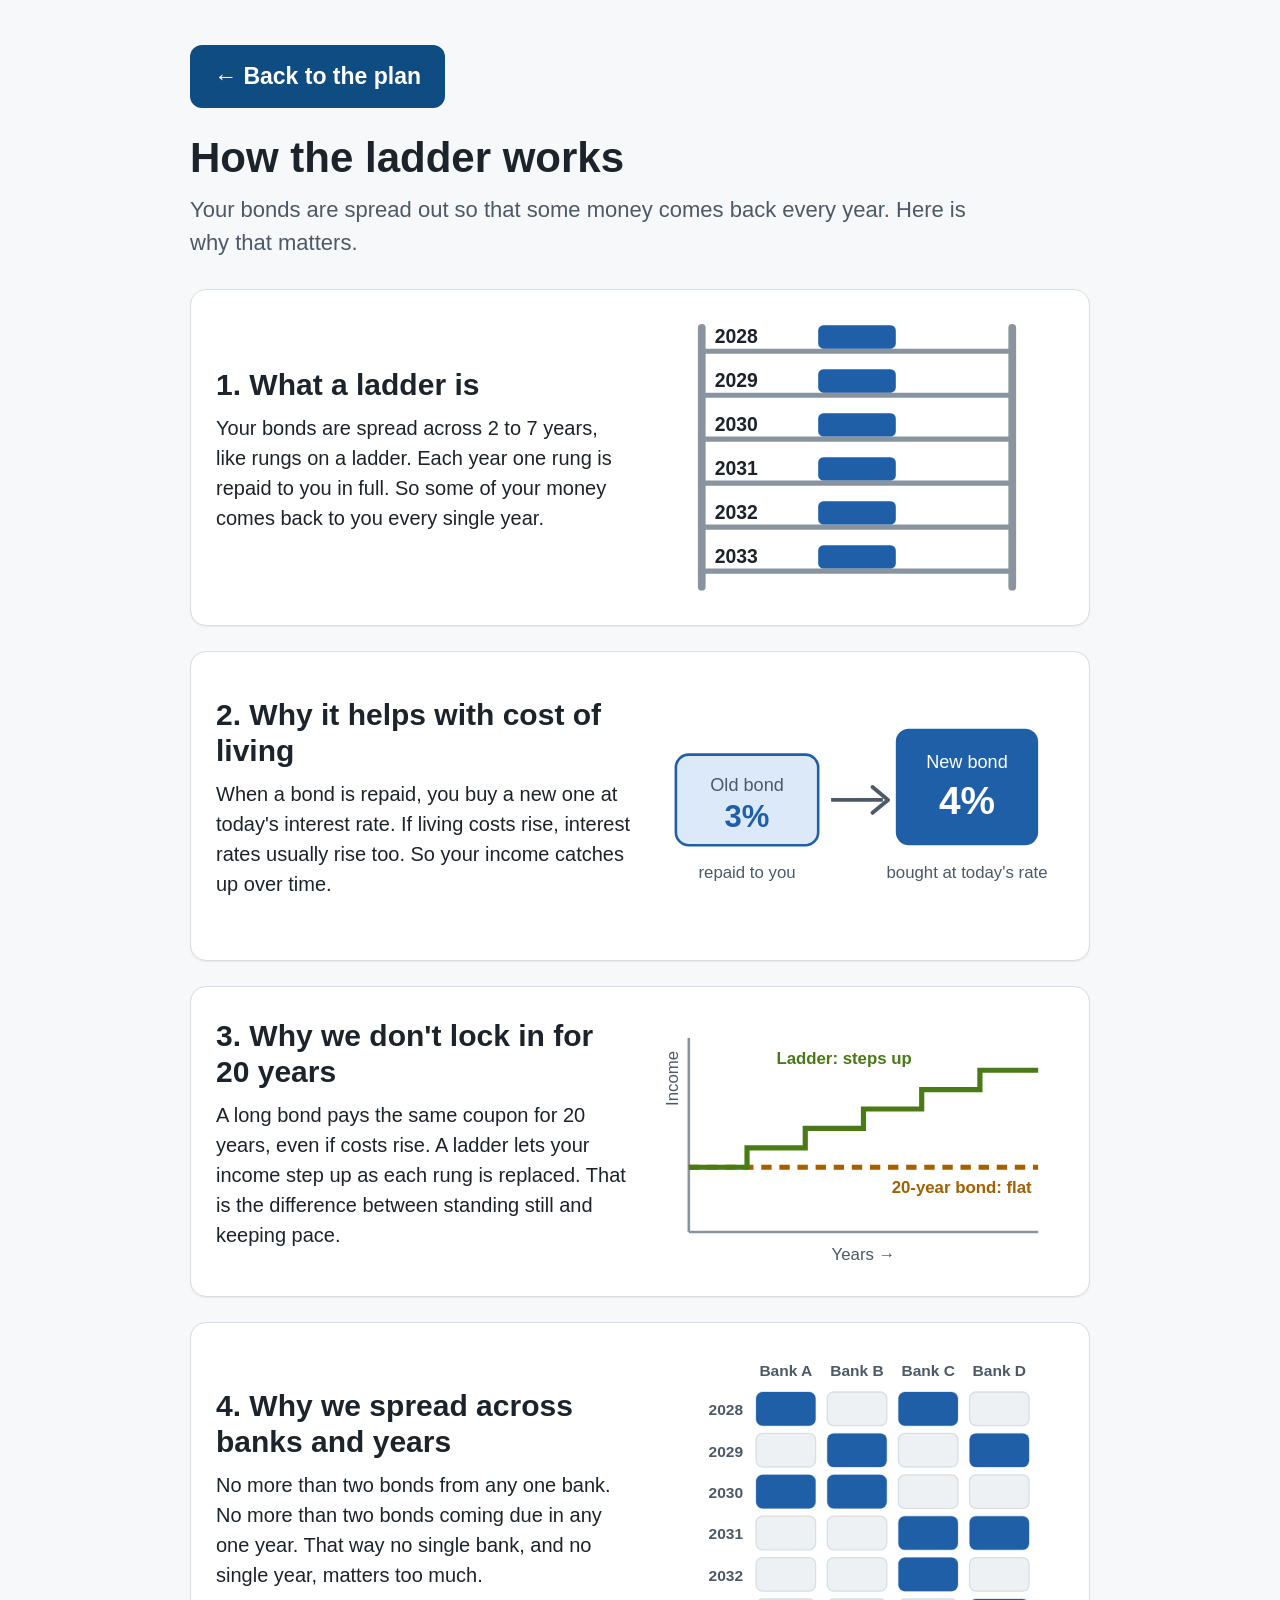
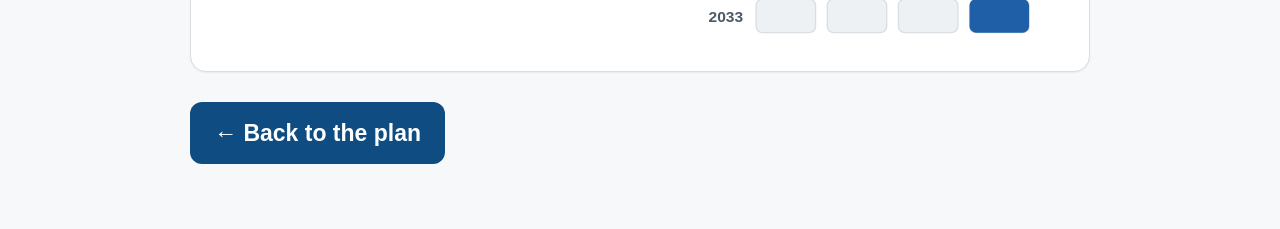
<file: ladder.html>
<!DOCTYPE html>
<html lang="en">
<head>
  <meta charset="utf-8">
  <meta name="viewport" content="width=device-width, initial-scale=1">
  <title>How the ladder works — Our Bond Plan</title>
  <link rel="stylesheet" href="style.css">
</head>
<body>
  <div class="wrap">
    <a class="back" href="index.html">&larr; Back to the plan</a>
    <header class="site-header">
      <h1>How the ladder works</h1>
      <p class="lead">Your bonds are spread out so that some money comes back every year. Here is why that matters.</p>
    </header>

    <section class="card" aria-labelledby="s1">
      <div class="section-grid">
        <div>
          <h2 id="s1">1. What a ladder is</h2>
          <p>Your bonds are spread across 2 to 7 years, like rungs on a ladder. Each year one rung is repaid to you in full. So some of your money comes back to you every single year.</p>
        </div>
        <svg class="figure" viewBox="0 0 320 220" role="img" aria-label="Six rungs labelled 2028 to 2033, each with a block of money">
          <line x1="40" y1="10" x2="40" y2="210" stroke="#8a949e" stroke-width="6" stroke-linecap="round"/>
          <line x1="280" y1="10" x2="280" y2="210" stroke="#8a949e" stroke-width="6" stroke-linecap="round"/>
          <g font-size="15" font-weight="600" fill="#1d232a">
            <g transform="translate(0,28)"><line x1="40" y1="0" x2="280" y2="0" stroke="#8a949e" stroke-width="4"/><rect x="130" y="-20" width="60" height="18" rx="4" fill="#1f5fa8"/><text x="50" y="-6">2028</text></g>
            <g transform="translate(0,62)"><line x1="40" y1="0" x2="280" y2="0" stroke="#8a949e" stroke-width="4"/><rect x="130" y="-20" width="60" height="18" rx="4" fill="#1f5fa8"/><text x="50" y="-6">2029</text></g>
            <g transform="translate(0,96)"><line x1="40" y1="0" x2="280" y2="0" stroke="#8a949e" stroke-width="4"/><rect x="130" y="-20" width="60" height="18" rx="4" fill="#1f5fa8"/><text x="50" y="-6">2030</text></g>
            <g transform="translate(0,130)"><line x1="40" y1="0" x2="280" y2="0" stroke="#8a949e" stroke-width="4"/><rect x="130" y="-20" width="60" height="18" rx="4" fill="#1f5fa8"/><text x="50" y="-6">2031</text></g>
            <g transform="translate(0,164)"><line x1="40" y1="0" x2="280" y2="0" stroke="#8a949e" stroke-width="4"/><rect x="130" y="-20" width="60" height="18" rx="4" fill="#1f5fa8"/><text x="50" y="-6">2032</text></g>
            <g transform="translate(0,198)"><line x1="40" y1="0" x2="280" y2="0" stroke="#8a949e" stroke-width="4"/><rect x="130" y="-20" width="60" height="18" rx="4" fill="#1f5fa8"/><text x="50" y="-6">2033</text></g>
          </g>
        </svg>
      </div>
    </section>

    <section class="card" aria-labelledby="s2">
      <div class="section-grid">
        <div>
          <h2 id="s2">2. Why it helps with cost of living</h2>
          <p>When a bond is repaid, you buy a new one at today's interest rate. If living costs rise, interest rates usually rise too. So your income catches up over time.</p>
        </div>
        <svg class="figure" viewBox="0 0 320 200" role="img" aria-label="A repaid bond at 3% is replaced by a new bond at 4%">
          <rect x="20" y="60" width="110" height="70" rx="10" fill="#dce9f8" stroke="#1f5fa8" stroke-width="2"/>
          <text x="75" y="88" text-anchor="middle" font-size="14" fill="#4d5966">Old bond</text>
          <text x="75" y="116" text-anchor="middle" font-size="24" font-weight="700" fill="#1f5fa8">3%</text>
          <text x="75" y="155" text-anchor="middle" font-size="13" fill="#4d5966">repaid to you</text>
          <path d="M140 95h40" stroke="#4d5966" stroke-width="3" fill="none"/>
          <path d="M172 85l12 10-12 10" stroke="#4d5966" stroke-width="3" fill="none" stroke-linecap="round" stroke-linejoin="round"/>
          <rect x="190" y="40" width="110" height="90" rx="10" fill="#1f5fa8"/>
          <text x="245" y="70" text-anchor="middle" font-size="14" fill="#fff">New bond</text>
          <text x="245" y="106" text-anchor="middle" font-size="30" font-weight="700" fill="#fff">4%</text>
          <text x="245" y="155" text-anchor="middle" font-size="13" fill="#4d5966">bought at today's rate</text>
        </svg>
      </div>
    </section>

    <section class="card" aria-labelledby="s3">
      <div class="section-grid">
        <div>
          <h2 id="s3">3. Why we don't lock in for 20 years</h2>
          <p>A long bond pays the same coupon for 20 years, even if costs rise. A ladder lets your income step up as each rung is replaced. That is the difference between standing still and keeping pace.</p>
        </div>
        <svg class="figure" viewBox="0 0 320 200" role="img" aria-label="A flat line for a 20-year bond versus a rising staircase for the ladder">
          <line x1="30" y1="170" x2="300" y2="170" stroke="#8a949e" stroke-width="2"/>
          <line x1="30" y1="170" x2="30" y2="20" stroke="#8a949e" stroke-width="2"/>
          <path d="M30 120H300" stroke="#a35f00" stroke-width="4" stroke-dasharray="8 6" fill="none"/>
          <text x="295" y="140" text-anchor="end" font-size="13" font-weight="600" fill="#a35f00">20-year bond: flat</text>
          <path d="M30 120h45v-15h45v-15h45v-15h45v-15h45v-15h45" stroke="#4a7a15" stroke-width="4" fill="none"/>
          <text x="150" y="40" text-anchor="middle" font-size="13" font-weight="600" fill="#4a7a15">Ladder: steps up</text>
          <text x="165" y="192" text-anchor="middle" font-size="13" fill="#4d5966">Years &rarr;</text>
          <text x="22" y="30" text-anchor="end" font-size="13" fill="#4d5966" transform="rotate(-90 22 30)">Income</text>
        </svg>
      </div>
    </section>

    <section class="card" aria-labelledby="s4">
      <div class="section-grid">
        <div>
          <h2 id="s4">4. Why we spread across banks and years</h2>
          <p>No more than two bonds from any one bank. No more than two bonds coming due in any one year. That way no single bank, and no single year, matters too much.</p>
        </div>
        <svg class="figure" viewBox="0 0 320 230" role="img" aria-label="A grid of years against banks with at most two filled cells in any row or column">
          <g font-size="12" fill="#4d5966" font-weight="600">
            <text x="105" y="22" text-anchor="middle">Bank A</text>
            <text x="160" y="22" text-anchor="middle">Bank B</text>
            <text x="215" y="22" text-anchor="middle">Bank C</text>
            <text x="270" y="22" text-anchor="middle">Bank D</text>
            <text x="72" y="52" text-anchor="end">2028</text>
            <text x="72" y="84" text-anchor="end">2029</text>
            <text x="72" y="116" text-anchor="end">2030</text>
            <text x="72" y="148" text-anchor="end">2031</text>
            <text x="72" y="180" text-anchor="end">2032</text>
            <text x="72" y="212" text-anchor="end">2033</text>
          </g>
          <g fill="#eef1f4" stroke="#d9dee3">
            <rect x="82" y="34" width="46" height="26" rx="5"/><rect x="137" y="34" width="46" height="26" rx="5"/><rect x="192" y="34" width="46" height="26" rx="5"/><rect x="247" y="34" width="46" height="26" rx="5"/>
            <rect x="82" y="66" width="46" height="26" rx="5"/><rect x="137" y="66" width="46" height="26" rx="5"/><rect x="192" y="66" width="46" height="26" rx="5"/><rect x="247" y="66" width="46" height="26" rx="5"/>
            <rect x="82" y="98" width="46" height="26" rx="5"/><rect x="137" y="98" width="46" height="26" rx="5"/><rect x="192" y="98" width="46" height="26" rx="5"/><rect x="247" y="98" width="46" height="26" rx="5"/>
            <rect x="82" y="130" width="46" height="26" rx="5"/><rect x="137" y="130" width="46" height="26" rx="5"/><rect x="192" y="130" width="46" height="26" rx="5"/><rect x="247" y="130" width="46" height="26" rx="5"/>
            <rect x="82" y="162" width="46" height="26" rx="5"/><rect x="137" y="162" width="46" height="26" rx="5"/><rect x="192" y="162" width="46" height="26" rx="5"/><rect x="247" y="162" width="46" height="26" rx="5"/>
            <rect x="82" y="194" width="46" height="26" rx="5"/><rect x="137" y="194" width="46" height="26" rx="5"/><rect x="192" y="194" width="46" height="26" rx="5"/><rect x="247" y="194" width="46" height="26" rx="5"/>
          </g>
          <g fill="#1f5fa8">
            <rect x="82" y="34" width="46" height="26" rx="5"/><rect x="192" y="34" width="46" height="26" rx="5"/>
            <rect x="137" y="66" width="46" height="26" rx="5"/><rect x="247" y="66" width="46" height="26" rx="5"/>
            <rect x="82" y="98" width="46" height="26" rx="5"/><rect x="137" y="98" width="46" height="26" rx="5"/>
            <rect x="192" y="130" width="46" height="26" rx="5"/><rect x="247" y="130" width="46" height="26" rx="5"/>
            <rect x="192" y="162" width="46" height="26" rx="5"/>
            <rect x="247" y="194" width="46" height="26" rx="5"/>
          </g>
        </svg>
      </div>
    </section>

    <a class="back" href="index.html">&larr; Back to the plan</a>
  </div>
</body>
</html>
</file>
<file: style.css>
/* Our Bond Plan — shared styles. No external fonts or CSS. */

:root {
  --ink: #1d232a;
  --muted: #4d5966;
  --line: #d9dee3;
  --card: #ffffff;
  --page: #f6f8f9;
  --accent: #0f4c81;

  /* Tier colours. Each accent passes WCAG AA as text on white and as white-on-accent. */
  --t1: #1b7f3b; --t1-bg: #ddf3e4;
  --t2: #4a7a15; --t2-bg: #e9f3d6;
  --t3: #1f5fa8; --t3-bg: #dce9f8;
  --t4: #a35f00; --t4-bg: #ffecc7;
  --t5: #c2410c; --t5-bg: #fde2d3;

  --radius: 16px;
  --shadow: 0 1px 2px rgba(0,0,0,0.06);
}

* { box-sizing: border-box; }

html { font-size: 20px; }

body {
  margin: 0;
  font-family: -apple-system, BlinkMacSystemFont, "Segoe UI", Roboto, "Helvetica Neue", Arial, sans-serif;
  font-size: 1rem;
  line-height: 1.5;
  color: var(--ink);
  background: var(--page);
}

.wrap {
  max-width: 960px;
  margin: 0 auto;
  padding: 1rem;
}

@media (min-width: 700px) {
  .wrap { padding: 2rem 1.5rem; }
}

h1, h2, h3 { line-height: 1.2; margin: 0 0 0.5rem; }
h1 { font-size: 2.1rem; }
h2 { font-size: 1.5rem; }
h3 { font-size: 1.25rem; }
p { margin: 0 0 0.75rem; }
a { color: var(--accent); }
a:focus-visible, button:focus-visible, select:focus-visible, input:focus-visible {
  outline: 3px solid #0f4c81;
  outline-offset: 2px;
}

.site-header { margin-bottom: 1.5rem; }
.site-header .kicker {
  color: var(--muted);
  font-size: 0.95rem;
  margin-bottom: 0.25rem;
}
.site-header p.lead { color: var(--muted); font-size: 1.1rem; max-width: 40rem; }

.card {
  background: var(--card);
  border: 1px solid var(--line);
  border-radius: var(--radius);
  box-shadow: var(--shadow);
  padding: 1.25rem;
  margin-bottom: 1.25rem;
}

.small { font-size: 0.9rem; color: var(--muted); }
.tiny { font-size: 0.8rem; color: var(--muted); }
.nowrap { white-space: nowrap; }

/* Inputs */
.inputs { display: grid; gap: 1rem; }
@media (min-width: 700px) {
  .inputs { grid-template-columns: 1fr 1fr; align-items: end; }
  .inputs .field label { min-height: 3rem; display: flex; align-items: flex-end; }
}
@media (min-width: 1000px) { .inputs { grid-template-columns: 1fr 1fr 1fr 1fr; } }
.field label { display: block; font-weight: 600; margin-bottom: 0.3rem; }
.field select, .field input {
  width: 100%;
  height: 3rem;
  font: inherit;
  font-size: 1.1rem;
  padding: 0 0.7rem;
  border: 2px solid #8a949e;
  border-radius: 10px;
  background: #fff;
  color: var(--ink);
}
.field .help { margin: 0.3rem 0 0; }

/* Optional allocation sliders */
.advanced { margin: 1rem 0 0; padding: 0.5rem 1rem; border-color: var(--line); background: var(--page); }
.advanced summary { font-size: 1rem; }
.sliders { display: grid; gap: 0.75rem; margin: 0.5rem 0; }
@media (min-width: 700px) { .sliders { grid-template-columns: 1fr 1fr; } }
.slider label, .slider span { display: flex; justify-content: space-between; font-weight: 600; margin-bottom: 0.2rem; }
.slider output { font-weight: 700; color: var(--accent); }
.slider input[type="range"] { width: 100%; accent-color: var(--accent); height: 2rem; }
.slider.balance { padding: 0.5rem 0.75rem; border-radius: 10px; background: #fff; border: 1px solid var(--line); align-self: end; }
.warn { color: var(--t5); font-weight: 600; }
.btn { font: inherit; font-weight: 600; padding: 0.5rem 1rem; border-radius: 10px; border: 2px solid var(--accent); background: #fff; color: var(--accent); cursor: pointer; margin: 0.25rem 0 0.5rem; }
.btn:hover { background: var(--accent); color: #fff; }

/* Headline cards */
.big-number {
  font-size: 2.6rem;
  font-weight: 700;
  line-height: 1.1;
  letter-spacing: -0.01em;
}
@media (min-width: 700px) { .big-number { font-size: 3.2rem; } }
.beside {
  font-size: 1.35rem;
  font-weight: 600;
  color: var(--muted);
  margin-left: 0.4rem;
}
.headline-row { display: flex; flex-wrap: wrap; align-items: baseline; gap: 0.25rem 0.5rem; margin-bottom: 0.5rem; }
.result-card { border-left: 8px solid var(--t1); }
.result-card.ten-year { border-left-color: var(--t2); }
.result-card.danger { border-left-color: var(--t5); background: var(--t5-bg); }
.result-card.danger .beside { color: var(--ink); }
.ten-year-grid { display: grid; gap: 1rem; align-items: center; }
@media (min-width: 700px) { .ten-year-grid { grid-template-columns: 1fr auto; } }
.sparkline { width: 100%; max-width: 260px; height: 70px; display: block; }

/* Waterfall */
.legend {
  display: flex;
  flex-wrap: wrap;
  gap: 0.5rem 1rem;
  margin: 0.5rem 0 1rem;
  padding: 0;
  list-style: none;
  font-size: 0.9rem;
}
.legend li { display: flex; align-items: center; gap: 0.4rem; }
.swatch { width: 18px; height: 18px; border-radius: 5px; flex: none; }

.tier {
  border-radius: var(--radius);
  padding: 1.1rem 1.25rem;
  border: 1px solid transparent;
  box-shadow: var(--shadow);
  background: #fff;
}
.tier-1 { background: var(--t1-bg); border-color: var(--t1); --tc: var(--t1); }
.tier-2 { background: var(--t2-bg); border-color: var(--t2); --tc: var(--t2); }
.tier-3 { background: var(--t3-bg); border-color: var(--t3); --tc: var(--t3); }
.tier-4 { background: var(--t4-bg); border-color: var(--t4); --tc: var(--t4); }
.tier-5 { background: var(--t5-bg); border-color: var(--t5); --tc: var(--t5); }

.tier-head { display: flex; gap: 0.75rem; align-items: flex-start; margin-bottom: 0.75rem; }
.tier-head svg { width: 42px; height: 42px; flex: none; color: var(--tc); }
.tier-head h3 { margin: 0; }
.tier-head .risk { font-size: 0.9rem; font-weight: 600; color: var(--tc); text-transform: uppercase; letter-spacing: 0.03em; }
.tier-desc { margin: 0 0 0.9rem; font-size: 1.05rem; }

.tier-body { display: grid; gap: 1rem; }
@media (min-width: 700px) { .tier-body { grid-template-columns: minmax(0, 1.5fr) minmax(0, 1fr); align-items: stretch; } }
.tier-right { display: flex; flex-direction: column; }
.tier-right .tier-summary { margin-top: auto; }
.explain-link { margin: 0.4rem 0 0; }

.blocks { display: flex; flex-wrap: wrap; gap: 8px; }
.block {
  width: 96px;
  height: 72px;
  border-radius: 10px;
  background: var(--tc);
  color: #fff;
  font-size: 0.95rem;
  font-weight: 600;
  display: flex;
  align-items: flex-end;
  justify-content: flex-start;
  padding: 6px 9px;
  overflow: hidden;
  opacity: 0.95;
}
.block.partial { position: relative; background: transparent; border: 2px dashed var(--tc); color: var(--tc); justify-content: flex-end; }
.block.partial .fill {
  position: absolute; left: 0; top: 0; bottom: 0;
  background: var(--tc);
  border-radius: 6px 0 0 6px;
}
.block.partial span { position: relative; }
.blocks-empty { font-size: 0.9rem; color: var(--muted); font-style: italic; }
.lot-line { margin: 0.5rem 0 0; font-size: 0.95rem; color: var(--muted); }

.tier-summary {
  background: rgba(255,255,255,0.7);
  border-radius: 12px;
  padding: 0.7rem 1rem;
  display: flex;
  flex-wrap: wrap;
  gap: 0.5rem 2rem;
}
.tier-summary .stat { min-width: 7rem; }
.tier-summary .yield { font-size: 1.8rem; line-height: 1.2; font-weight: 700; color: var(--tc); }
.tier-summary .coupons { font-size: 1.15rem; font-weight: 600; line-height: 1.3; padding-top: 0.35rem; white-space: nowrap; }
.tier-summary .label { font-size: 0.85rem; color: var(--muted); }

.arrow {
  display: flex;
  align-items: center;
  justify-content: center;
  gap: 0.4rem;
  margin: 0.35rem 0;
  color: var(--muted);
  font-size: 0.9rem;
  font-weight: 600;
}
.arrow svg { width: 18px; height: 26px; }

.inset {
  margin-top: 1rem;
  background: #fff;
  border: 1px solid var(--t5);
  border-radius: 12px;
  padding: 0.9rem 1rem;
}
.inset h4 { margin: 0 0 0.5rem; font-size: 1.1rem; }
.inset > p { margin-bottom: 0.5rem; }
.inset details { margin: 0.5rem 0 0; padding: 0.4rem 0.9rem; border-color: var(--t5-bg); background: #fff8f4; }
.inset details summary { font-size: 0.95rem; }
.inset ul { margin: 0 0 0.5rem; padding-left: 1.2rem; }
.inset li { margin-bottom: 0.35rem; }

/* Rules */
.rules ol { padding-left: 1.4rem; margin: 0; }
.rules li { margin-bottom: 0.7rem; }
.why { display: block; font-size: 0.85rem; color: var(--muted); }

/* Assumptions */
details { border: 1px solid var(--line); border-radius: var(--radius); background: #fff; padding: 0.75rem 1.25rem; margin-bottom: 1.25rem; }
details summary { cursor: pointer; font-weight: 600; padding: 0.4rem 0; }
details ul { padding-left: 1.2rem; }
details li { margin-bottom: 0.3rem; }

.disclaimer { color: var(--muted); font-size: 0.9rem; text-align: center; margin: 1.5rem 0 0.5rem; }

/* Explainer pages */
.back {
  display: inline-block;
  margin: 0.25rem 0 1.25rem;
  font-weight: 700;
  font-size: 1.15rem;
  padding: 0.7rem 1.2rem;
  border-radius: 12px;
  background: var(--accent);
  color: #fff;
  text-decoration: none;
}
.back:hover, .back:focus-visible { background: #0b3a63; }
.section-grid { display: grid; gap: 1rem; align-items: center; }
@media (min-width: 700px) { .section-grid { grid-template-columns: 1fr 1fr; } }
.figure { width: 100%; height: auto; display: block; }
.figure text { font-family: inherit; }
.order-grid { display: grid; gap: 1.25rem; align-items: center; }
@media (min-width: 700px) { .order-grid { grid-template-columns: 1fr 1.5fr; } }
.stack { display: grid; gap: 10px; margin: 0; }
.stack .row { padding: 1.1rem 1.2rem; border-radius: 14px; font-weight: 700; font-size: 1.35rem; text-align: center; color: #fff; }
.stack .row.top { border-radius: 14px; }
.stack-caption { display: flex; justify-content: space-between; font-size: 0.9rem; font-weight: 600; color: var(--muted); margin: 0.4rem 0.2rem 0; }
.stack .row.plain { background: #4d5966; }
.stack .row.t3 { background: var(--t3); }
.stack .row.t3b { background: #4a7fc1; }
.stack .row.t4 { background: var(--t4); }
.stack .row.t5 { background: var(--t5); }
.stack .row.share { background: #e4e8ec; color: var(--ink); }
.stack .row small { display: block; font-weight: 500; font-size: 0.9rem; opacity: 0.95; }
.levels { padding-left: 1.2rem; margin: 0; }
.levels li { margin-bottom: 0.6rem; }
.points { list-style: none; padding: 0; margin: 0; display: grid; gap: 1rem; }
.points li { display: flex; gap: 0.9rem; align-items: flex-start; }
.points svg { width: 48px; height: 48px; flex: none; color: var(--t5); }
.closing { border-left: 8px solid var(--t1); }

/* Phone-only adjustments (below 500px) */
@media (max-width: 499px) {
  h1 { font-size: 1.6rem; }
  h2 { font-size: 1.3rem; }
  .big-number { font-size: 2.2rem; }
  .beside { font-size: 1.1rem; }
  .sparkline { display: none; }
  .block { width: 72px; height: 48px; font-size: 0.7rem; }
  .blocks { gap: 5px; }
  .tier { padding: 0.9rem 0.9rem; }
  .tier-summary { display: grid; grid-template-columns: auto 1fr; gap: 0.25rem 1rem; padding: 0.5rem 0.8rem; }
  .tier-summary .label { white-space: nowrap; }
  .tier-summary .stat { min-width: 0; }
  .tier-summary .yield { font-size: 1.4rem; }
  .tier-summary .coupons { font-size: 0.95rem; white-space: normal; padding-top: 0.45rem; }
  .tier-desc { font-size: 1rem; margin-bottom: 0.6rem; }
  .explain-link a { display: block; margin-bottom: 0.3rem; }
  .explain-link br { display: none; }
  .tier-head .risk { font-size: 0.8rem; }
}
</file>
